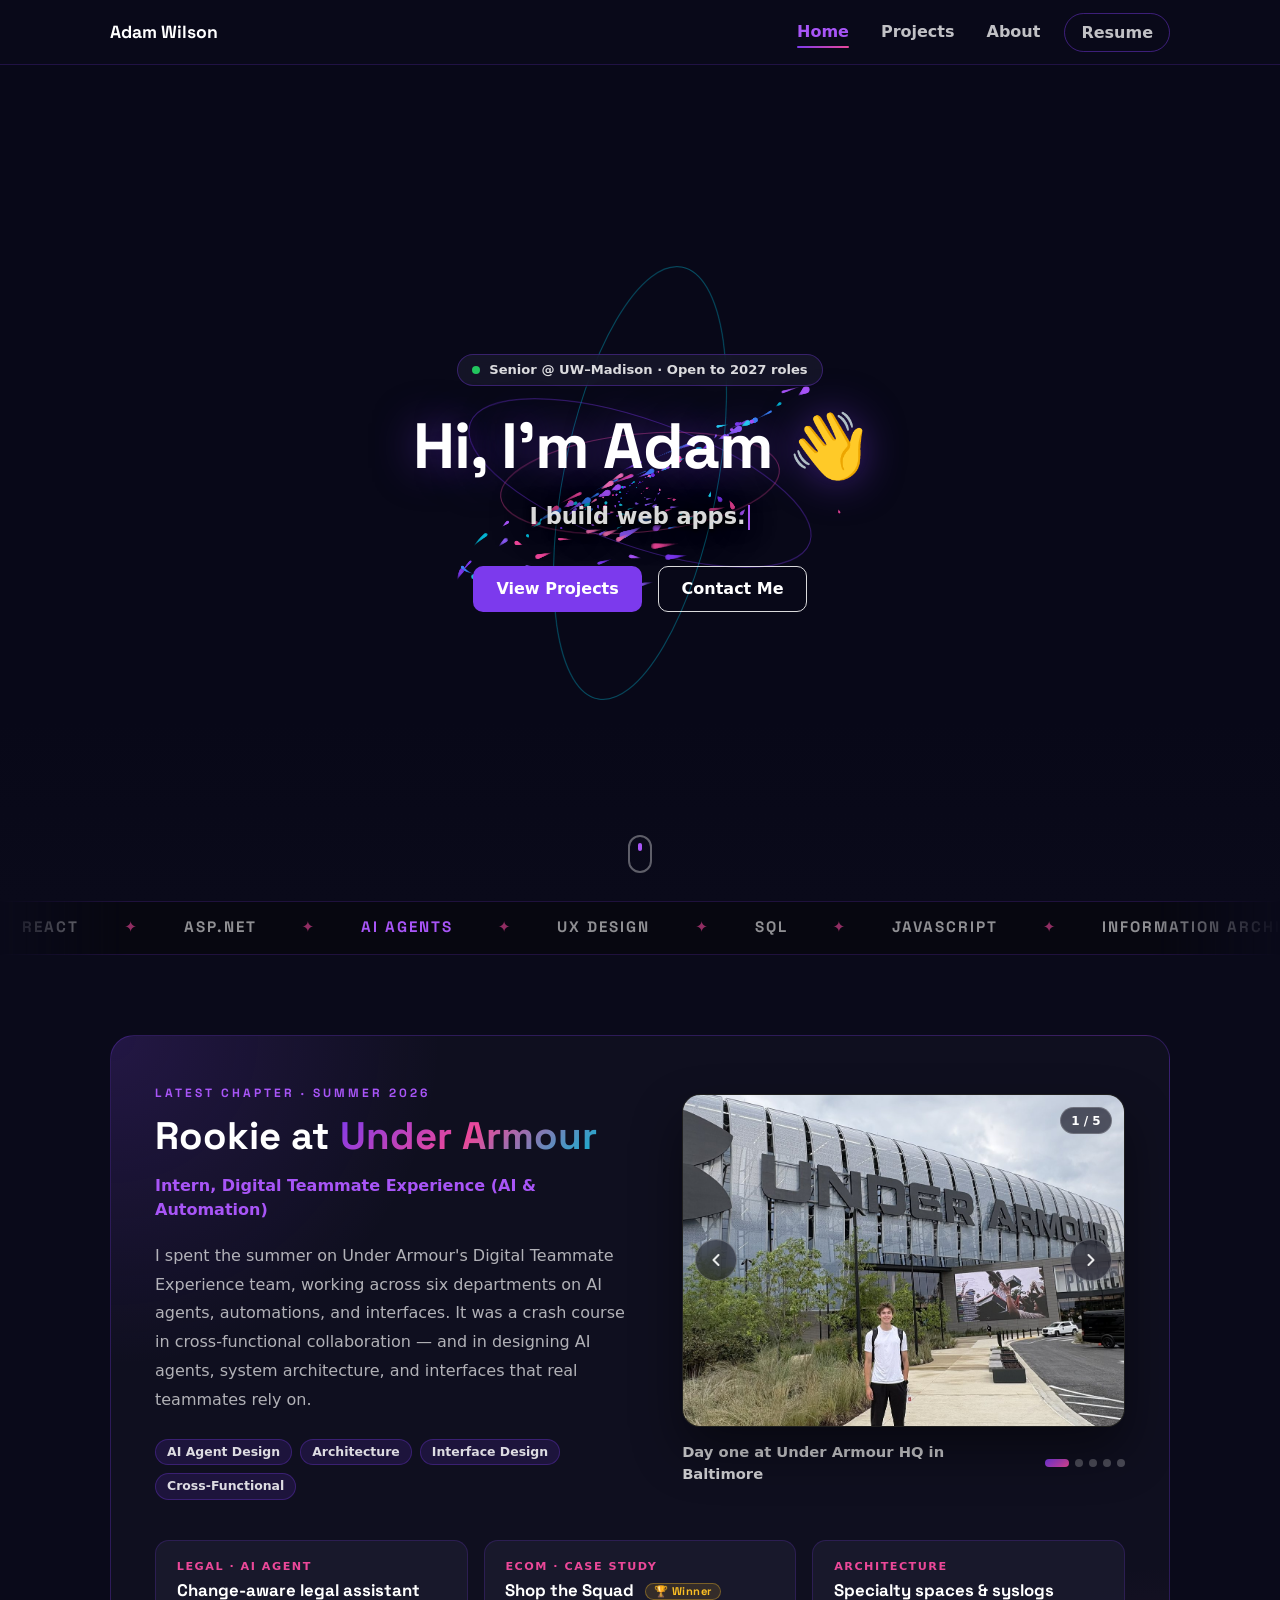
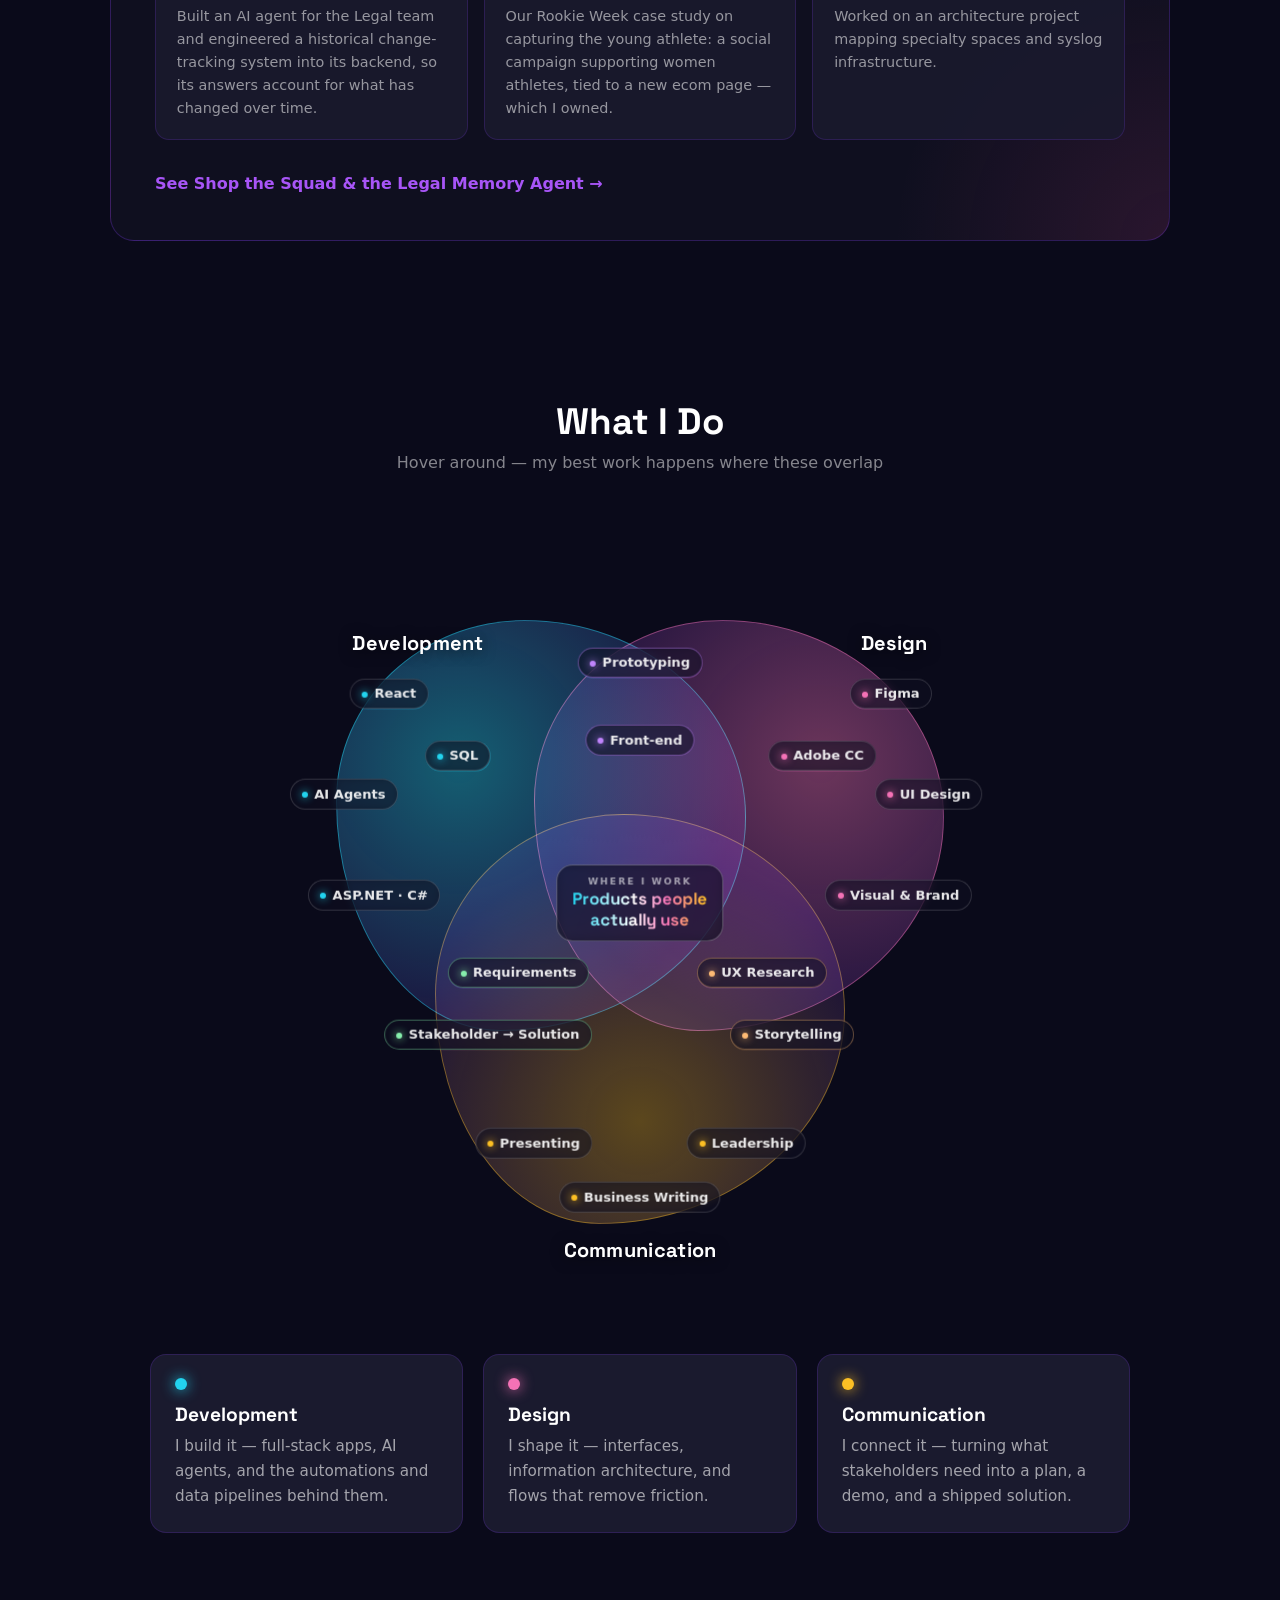
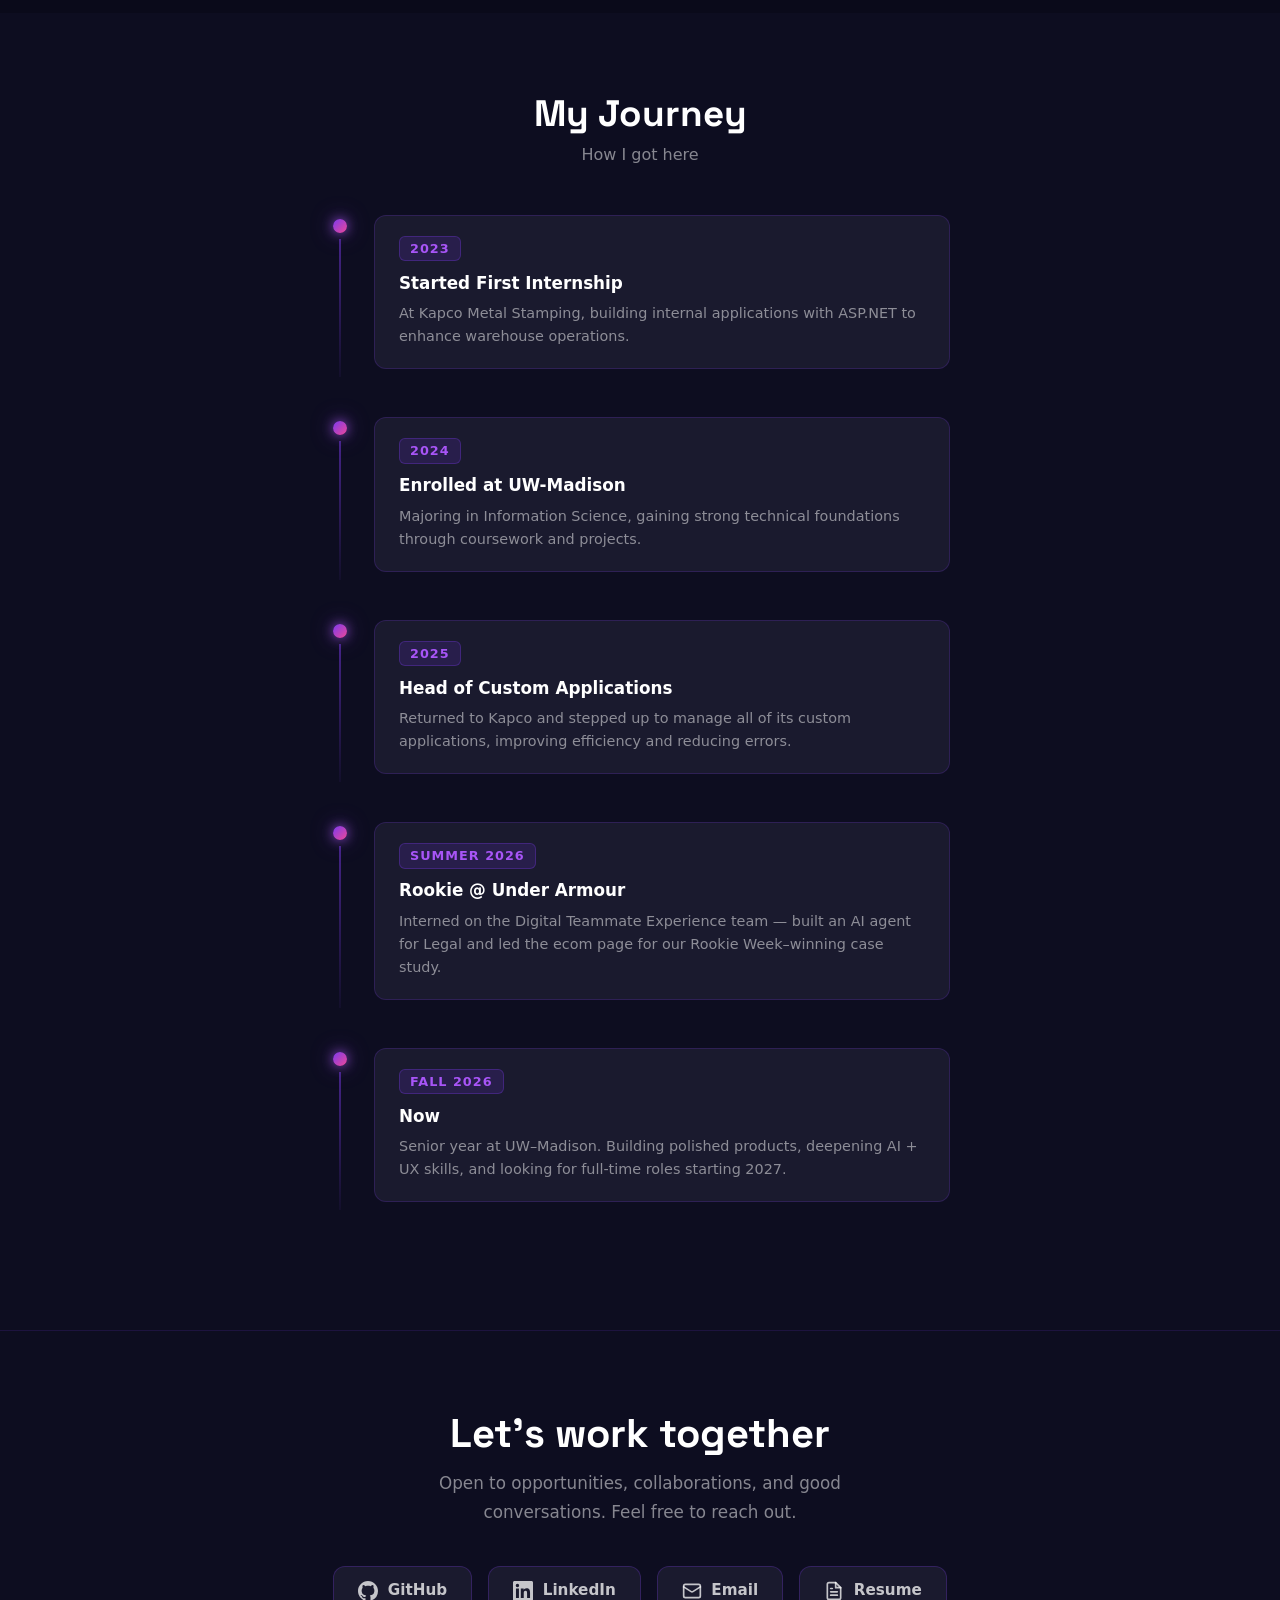
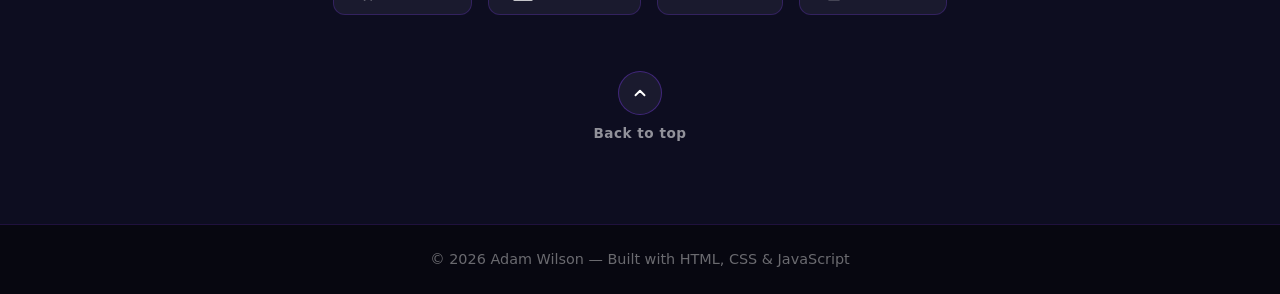
<file: index.html>
<!doctype html>
<html lang="en">
<head>
  <meta charset="UTF-8">
  <meta name="viewport" content="width=device-width, initial-scale=1.0">
  <title>Adam Wilson — Portfolio</title>
  <meta name="description" content="Adam Wilson — Information Science @ UW–Madison. Web apps, AI agents, and interface design.">
  <link rel="icon" type="image/svg+xml" href="assets/favicon.svg">
  <link rel="preconnect" href="https://fonts.googleapis.com">
  <link rel="preconnect" href="https://fonts.gstatic.com" crossorigin>
  <link href="https://fonts.googleapis.com/css2?family=Space+Grotesk:wght@500;600;700&display=swap" rel="stylesheet">
  <link rel="stylesheet" href="css/style.css">
</head><body id="top">
  <div class="scroll-progress" aria-hidden="true"></div>
  <header class="site-nav">
    <nav class="container" aria-label="Main navigation">
      <button class="brand" type="button" title="Try clicking me..." aria-label="Adam Wilson">Adam Wilson</button>
      <button class="nav-toggle" type="button" aria-controls="nav-links" aria-expanded="false" aria-label="Toggle navigation menu">
        <span></span><span></span><span></span>
      </button>
      <ul class="nav-links" id="nav-links">
        <li><a href="index.html" class="active" aria-current="page">Home</a></li>
        <li><a href="projects.html">Projects</a></li>
        <li><a href="about.html">About</a></li>
        <li><a href="resume.html" class="nav-cta">Resume</a></li>
      </ul>
    </nav>
  </header>

  <main>
    <!-- Hero -->
    <section class="hero-section">
      <canvas class="hero-canvas" aria-hidden="true"></canvas>
      <div class="hero-content">
        <div class="status-chip"><span class="status-dot"></span>Senior @ UW–Madison · Open to 2027 roles</div>
        <h1>Hi, I'm Adam <span class="wave">👋</span></h1>
        <p class="typewriter" aria-live="polite"><span class="typewriter-text"></span><span class="caret" aria-hidden="true"></span></p>
        <div class="hero-actions">
          <a class="btn btn-primary" href="projects.html">View Projects</a>
          <a class="btn btn-outline" href="about.html">Contact Me</a>
        </div>
      </div>
      <a class="scroll-cue" href="#latest" aria-label="Scroll to content"></a>
    </section>

    <div class="marquee" aria-hidden="true">
      <div class="marquee-track"><span>React</span><span>ASP.NET</span><span class="hl">AI Agents</span><span>UX Design</span><span>SQL</span><span>JavaScript</span><span>Information Architecture</span><span>Product Management</span><span class="hl">Interaction Design</span><span>Ship It</span><span>React</span><span>ASP.NET</span><span class="hl">AI Agents</span><span>UX Design</span><span>SQL</span><span>JavaScript</span><span>Information Architecture</span><span>Product Management</span><span class="hl">Interaction Design</span><span>Ship It</span></div>
    </div>

    <!-- Latest: Under Armour -->
    <section class="section" id="latest">
      <div class="container">
        <div class="feature" data-reveal>
          <div>
            <span class="eyebrow">Latest chapter · Summer 2026</span>
            <h2>Rookie at <span class="grad-text">Under Armour</span></h2>
            <p class="role">Intern, Digital Teammate Experience (AI &amp; Automation)</p>
            <p class="lead">
              I spent the summer on Under Armour's Digital Teammate Experience team, working
              across six departments on AI agents, automations, and interfaces. It was a crash course in cross-functional
              collaboration — and in designing AI agents, system architecture, and interfaces
              that real teammates rely on.
            </p>
            <div class="chip-row">
              <span class="chip">AI Agent Design</span>
              <span class="chip">Architecture</span>
              <span class="chip">Interface Design</span>
              <span class="chip">Cross-Functional</span>
            </div>
          </div>
          <div class="ua-carousel" data-carousel tabindex="0" aria-roledescription="carousel" aria-label="Photos from my Under Armour internship">
            <div class="uc-viewport">
              <div class="uc-track">
                <figure class="uc-slide fill" style="--pos: 62% 50%" aria-roledescription="slide" aria-label="1 of 5: Day one at Under Armour HQ in Baltimore" data-caption="Day one at Under Armour HQ in Baltimore">
                  <div class="uc-bg" style="background-image:url('assets/images/ua/ua-01-hq.jpg')" aria-hidden="true"></div>
                  <img src="assets/images/ua/ua-01-hq.jpg" alt="Adam standing in front of Under Armour headquarters" draggable="false">
                </figure>
                <figure class="uc-slide" aria-roledescription="slide" aria-label="2 of 5: Rookie superlatives with fellow interns" data-caption="Rookie superlatives with fellow interns">
                  <div class="uc-bg" style="background-image:url('assets/images/ua/ua-02-superlatives.jpg')" aria-hidden="true"></div>
                  <img src="assets/images/ua/ua-02-superlatives.jpg" alt="Adam and fellow Rookies holding Rookie Superlatives certificates" draggable="false" loading="lazy">
                </figure>
                <figure class="uc-slide" aria-roledescription="slide" aria-label="3 of 5: The 2026 Rookie class" data-caption="The 2026 Rookie class">
                  <div class="uc-bg" style="background-image:url('assets/images/ua/ua-03-rookie-class.jpg')" aria-hidden="true"></div>
                  <img src="assets/images/ua/ua-03-rookie-class.jpg" alt="The Rookie intern class gathered around a desk under an Under Armour banner" draggable="false" loading="lazy">
                </figure>
                <figure class="uc-slide" aria-roledescription="slide" aria-label="4 of 5: Fellow Rookies on campus" data-caption="Fellow Rookies on campus">
                  <div class="uc-bg" style="background-image:url('assets/images/ua/ua-04-rookies.jpg')" aria-hidden="true"></div>
                  <img src="assets/images/ua/ua-04-rookies.jpg" alt="Adam with fellow Rookies outside on the Under Armour campus" draggable="false" loading="lazy">
                </figure>
                <figure class="uc-slide" aria-roledescription="slide" aria-label="5 of 5: My final presentation: “automate”" data-caption="My final presentation: “automate”">
                  <div class="uc-bg" style="background-image:url('assets/images/ua/ua-05-final-presentation.jpg')" aria-hidden="true"></div>
                  <img src="assets/images/ua/ua-05-final-presentation.jpg" alt="Adam standing next to his final presentation titled automate" draggable="false" loading="lazy">
                </figure>
              </div>
              <button class="uc-btn uc-prev" type="button" aria-label="Previous photo"><svg width="20" height="20" viewBox="0 0 24 24" fill="none" stroke="currentColor" stroke-width="2.5" stroke-linecap="round" stroke-linejoin="round" aria-hidden="true"><polyline points="15 18 9 12 15 6"/></svg></button>
              <button class="uc-btn uc-next" type="button" aria-label="Next photo"><svg width="20" height="20" viewBox="0 0 24 24" fill="none" stroke="currentColor" stroke-width="2.5" stroke-linecap="round" stroke-linejoin="round" aria-hidden="true"><polyline points="9 18 15 12 9 6"/></svg></button>
              <span class="uc-count" aria-hidden="true">1 / 5</span>
            </div>
            <div class="uc-bottom">
              <p class="uc-caption" aria-live="polite">Day one at Under Armour HQ in Baltimore</p>
              <div class="uc-dots"><button type="button" class="uc-dot" aria-label="Show photo 1"></button><button type="button" class="uc-dot" aria-label="Show photo 2"></button><button type="button" class="uc-dot" aria-label="Show photo 3"></button><button type="button" class="uc-dot" aria-label="Show photo 4"></button><button type="button" class="uc-dot" aria-label="Show photo 5"></button></div>
            </div>
          </div>
          <div class="feature-cards">
            <div class="mini-card" data-reveal data-delay="0.1">
              <div class="k">Legal · AI Agent</div>
              <h4>Change-aware legal assistant</h4>
              <p>Built an AI agent for the Legal team and engineered a historical change-tracking system into its backend, so its answers account for what has changed over time.</p>
            </div>
            <div class="mini-card" data-reveal data-delay="0.2">
              <div class="k">Ecom · Case Study</div>
              <h4>Shop the Squad <span class="trophy">🏆 Winner</span></h4>
              <p>Our Rookie Week case study on capturing the young athlete: a social campaign supporting women athletes, tied to a new ecom page — which I owned.</p>
            </div>
            <div class="mini-card" data-reveal data-delay="0.3">
              <div class="k">Architecture</div>
              <h4>Specialty spaces &amp; syslogs</h4>
              <p>Worked on an architecture project mapping specialty spaces and syslog infrastructure.</p>
            </div>
          </div>
          <a class="feature-link" href="projects.html">See Shop the Squad &amp; the Legal Memory Agent <span aria-hidden="true">→</span></a>
        </div>
      </div>
    </section>

    <!-- What I Do -->
    <section class="section what-i-do">
      <div class="container">
        <div class="section-head">
          <h2>What I Do</h2>
          <p>Hover around — my best work happens where these overlap</p>
        </div>

        <div class="skills-venn" data-skills-venn>
          <div class="sv-field">
            <div class="blob blob-dev" data-set="dev"><span class="blob-label">Development</span></div>
            <div class="blob blob-design" data-set="design"><span class="blob-label">Design</span></div>
            <div class="blob blob-comm" data-set="comm"><span class="blob-label">Communication</span></div>
            <div class="sv-core" data-sets="dev design comm">
              <span class="sv-core-k">Where I work</span>
              <span class="sv-core-t">Products people<br>actually use</span>
            </div>
          <span class="sk-chip" data-sets="dev" style="--x:17%;--y:22%;--fd:0.00s;--rd:0.90s">React</span>
          <span class="sk-chip" data-sets="dev" style="--x:11%;--y:35%;--fd:0.37s;--rd:0.95s">AI Agents</span>
          <span class="sk-chip sk-opt" data-sets="dev" style="--x:15%;--y:48%;--fd:0.74s;--rd:1.00s">ASP.NET · C#</span>
          <span class="sk-chip sk-opt" data-sets="dev" style="--x:26%;--y:30%;--fd:1.11s;--rd:1.05s">SQL</span>
          <span class="sk-chip" data-sets="design" style="--x:83%;--y:22%;--fd:1.48s;--rd:1.10s">Figma</span>
          <span class="sk-chip" data-sets="design" style="--x:88%;--y:35%;--fd:1.85s;--rd:1.15s">UI Design</span>
          <span class="sk-chip sk-opt" data-sets="design" style="--x:84%;--y:48%;--fd:2.22s;--rd:1.20s">Visual & Brand</span>
          <span class="sk-chip sk-opt" data-sets="design" style="--x:74%;--y:30%;--fd:2.59s;--rd:1.25s">Adobe CC</span>
          <span class="sk-chip" data-sets="comm" style="--x:36%;--y:80%;--fd:0.36s;--rd:1.30s">Presenting</span>
          <span class="sk-chip" data-sets="comm" style="--x:64%;--y:80%;--fd:0.73s;--rd:1.35s">Leadership</span>
          <span class="sk-chip sk-opt" data-sets="comm" style="--x:50%;--y:87%;--fd:1.10s;--rd:1.40s">Business Writing</span>
          <span class="sk-chip" data-sets="dev design" style="--x:50%;--y:18%;--fd:1.47s;--rd:1.45s">Prototyping</span>
          <span class="sk-chip" data-sets="dev design" style="--x:50%;--y:28%;--fd:1.84s;--rd:1.50s">Front-end</span>
          <span class="sk-chip" data-sets="dev comm" style="--x:34%;--y:58%;--fd:2.21s;--rd:1.55s">Requirements</span>
          <span class="sk-chip sk-opt" data-sets="dev comm" style="--x:30%;--y:66%;--fd:2.58s;--rd:1.60s">Stakeholder → Solution</span>
          <span class="sk-chip" data-sets="design comm" style="--x:66%;--y:58%;--fd:0.35s;--rd:1.65s">UX Research</span>
          <span class="sk-chip sk-opt" data-sets="design comm" style="--x:70%;--y:66%;--fd:0.72s;--rd:1.70s">Storytelling</span>
          </div>
        </div>

        <div class="pillars">
          <div class="pillar" data-reveal data-set="dev">
            <span class="pillar-dot" style="--c:#22d3ee"></span>
            <h3>Development</h3>
            <p>I build it — full-stack apps, AI agents, and the automations and data pipelines behind them.</p>
          </div>
          <div class="pillar" data-reveal data-delay="0.12" data-set="design">
            <span class="pillar-dot" style="--c:#f472b6"></span>
            <h3>Design</h3>
            <p>I shape it — interfaces, information architecture, and flows that remove friction.</p>
          </div>
          <div class="pillar" data-reveal data-delay="0.24" data-set="comm">
            <span class="pillar-dot" style="--c:#fbbf24"></span>
            <h3>Communication</h3>
            <p>I connect it — turning what stakeholders need into a plan, a demo, and a shipped solution.</p>
          </div>
        </div>
      </div>
    </section>

    <!-- Timeline -->
    <section class="section section-alt">
      <div class="container">
        <div class="section-head">
          <h2>My Journey</h2>
          <p>How I got here</p>
        </div>
        <div class="timeline">
        <div class="timeline-item" data-reveal="left" data-delay="0.00">
          <div class="timeline-rail"><div class="timeline-dot"></div><div class="timeline-line"></div></div>
          <div class="timeline-card">
            <div class="year-badge">2023</div>
            <div class="t">Started First Internship</div>
            <div class="d">At Kapco Metal Stamping, building internal applications with ASP.NET to enhance warehouse operations.</div>
          </div>
        </div>
        <div class="timeline-item" data-reveal="left" data-delay="0.15">
          <div class="timeline-rail"><div class="timeline-dot"></div><div class="timeline-line"></div></div>
          <div class="timeline-card">
            <div class="year-badge">2024</div>
            <div class="t">Enrolled at UW-Madison</div>
            <div class="d">Majoring in Information Science, gaining strong technical foundations through coursework and projects.</div>
          </div>
        </div>
        <div class="timeline-item" data-reveal="left" data-delay="0.30">
          <div class="timeline-rail"><div class="timeline-dot"></div><div class="timeline-line"></div></div>
          <div class="timeline-card">
            <div class="year-badge">2025</div>
            <div class="t">Head of Custom Applications</div>
            <div class="d">Returned to Kapco and stepped up to manage all of its custom applications, improving efficiency and reducing errors.</div>
          </div>
        </div>
        <div class="timeline-item" data-reveal="left" data-delay="0.45">
          <div class="timeline-rail"><div class="timeline-dot"></div><div class="timeline-line"></div></div>
          <div class="timeline-card">
            <div class="year-badge">SUMMER 2026</div>
            <div class="t">Rookie @ Under Armour</div>
            <div class="d">Interned on the Digital Teammate Experience team — built an AI agent for Legal and led the ecom page for our Rookie Week–winning case study.</div>
          </div>
        </div>
        <div class="timeline-item current" data-reveal="left" data-delay="0.60">
          <div class="timeline-rail"><div class="timeline-dot"></div><div class="timeline-line"></div></div>
          <div class="timeline-card">
            <div class="year-badge">FALL 2026</div>
            <div class="t">Now</div>
            <div class="d">Senior year at UW–Madison. Building polished products, deepening AI + UX skills, and looking for full-time roles starting 2027.</div>
          </div>
        </div>
        </div>
      </div>
    </section>

    <!-- Contact strip -->
    <section class="contact-strip">
      <h2>Let's work together</h2>
      <p>Open to opportunities, collaborations, and good conversations. Feel free to reach out.</p>
      <div class="link-row">
        <a class="link-btn" href="https://github.com/adamwilson24" target="_blank" rel="noopener noreferrer"><svg width="20" height="20" viewBox="0 0 24 24" fill="currentColor" aria-hidden="true"><path d="M12 0C5.37 0 0 5.37 0 12c0 5.31 3.435 9.795 8.205 11.385.6.105.825-.255.825-.57 0-.285-.015-1.23-.015-2.235-3.015.555-3.795-.735-4.035-1.41-.135-.345-.72-1.41-1.23-1.695-.42-.225-1.02-.78-.015-.795.945-.015 1.62.87 1.845 1.23 1.08 1.815 2.805 1.305 3.495.99.105-.78.42-1.305.765-1.605-2.67-.3-5.46-1.335-5.46-5.925 0-1.305.465-2.385 1.23-3.225-.12-.3-.54-1.53.12-3.18 0 0 1.005-.315 3.3 1.23.96-.267 1.98-.4 3-.405 1.02.005 2.04.138 3 .405 2.28-1.56 3.285-1.23 3.285-1.23.66 1.65.24 2.88.12 3.18.765.84 1.23 1.905 1.23 3.225 0 4.605-2.805 5.625-5.475 5.925.435.375.81 1.095.81 2.22 0 1.605-.015 2.895-.015 3.3 0 .315.225.69.825.57A12.02 12.02 0 0 0 24 12c0-6.63-5.37-12-12-12z"/></svg>GitHub</a>
        <a class="link-btn" href="https://linkedin.com/in/adam-wilson24" target="_blank" rel="noopener noreferrer"><svg width="20" height="20" viewBox="0 0 24 24" fill="currentColor" aria-hidden="true"><path d="M20.447 20.452h-3.554v-5.569c0-1.328-.027-3.037-1.852-3.037-1.853 0-2.136 1.445-2.136 2.939v5.667H9.351V9h3.414v1.561h.046c.477-.9 1.637-1.85 3.37-1.85 3.601 0 4.267 2.37 4.267 5.455v6.286zM5.337 7.433a2.062 2.062 0 0 1-2.063-2.065 2.064 2.064 0 1 1 2.063 2.065zm1.782 13.019H3.555V9h3.564v11.452zM22.225 0H1.771C.792 0 0 .774 0 1.729v20.542C0 23.227.792 24 1.771 24h20.451C23.2 24 24 23.227 24 22.271V1.729C24 .774 23.2 0 22.222 0h.003z"/></svg>LinkedIn</a>
        <a class="link-btn" href="mailto:adamwilson2015@icloud.com"><svg width="20" height="20" viewBox="0 0 24 24" fill="none" stroke="currentColor" stroke-width="2" stroke-linecap="round" stroke-linejoin="round" aria-hidden="true"><rect x="2" y="4" width="20" height="16" rx="2"/><path d="m22 7-8.97 5.7a1.94 1.94 0 0 1-2.06 0L2 7"/></svg>Email</a>
        <a class="link-btn" href="resume.html"><svg width="20" height="20" viewBox="0 0 24 24" fill="none" stroke="currentColor" stroke-width="2" stroke-linecap="round" stroke-linejoin="round" aria-hidden="true"><path d="M14 2H6a2 2 0 0 0-2 2v16a2 2 0 0 0 2 2h12a2 2 0 0 0 2-2V8z"/><polyline points="14 2 14 8 20 8"/><line x1="16" y1="13" x2="8" y2="13"/><line x1="16" y1="17" x2="8" y2="17"/><line x1="10" y1="9" x2="8" y2="9"/></svg>Resume</a>
      </div>
      <a class="back-to-top" href="#top" data-back-to-top>
        <span class="btt-icon" aria-hidden="true"><svg width="18" height="18" viewBox="0 0 24 24" fill="none" stroke="currentColor" stroke-width="2.5" stroke-linecap="round" stroke-linejoin="round"><polyline points="18 15 12 9 6 15"/></svg></span>
        Back to top
      </a>
    </section>
  </main>

  <footer class="site-footer">
    © <span data-year>2026</span> Adam Wilson — Built with HTML, CSS &amp; JavaScript
  </footer>
  <script src="js/hero.js"></script>
  <script src="js/main.js"></script>
</body>
</html>
</file>
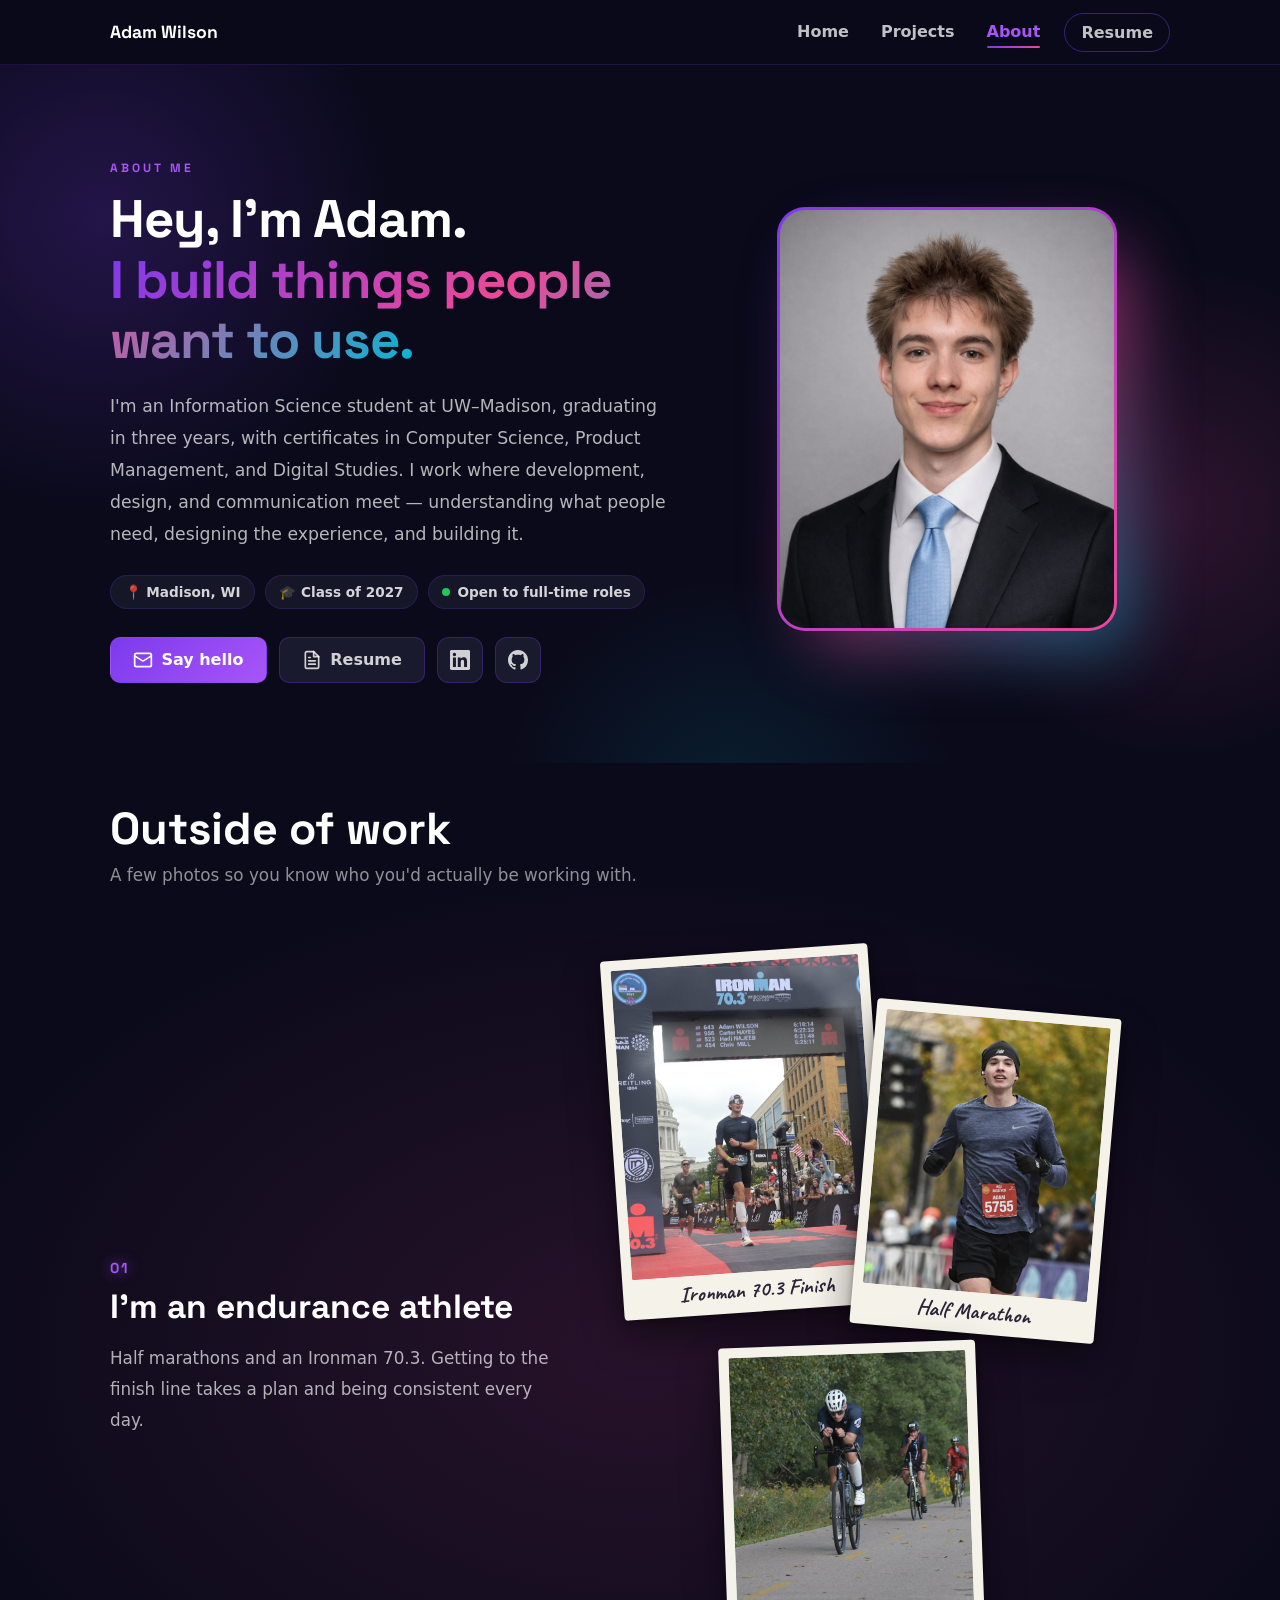
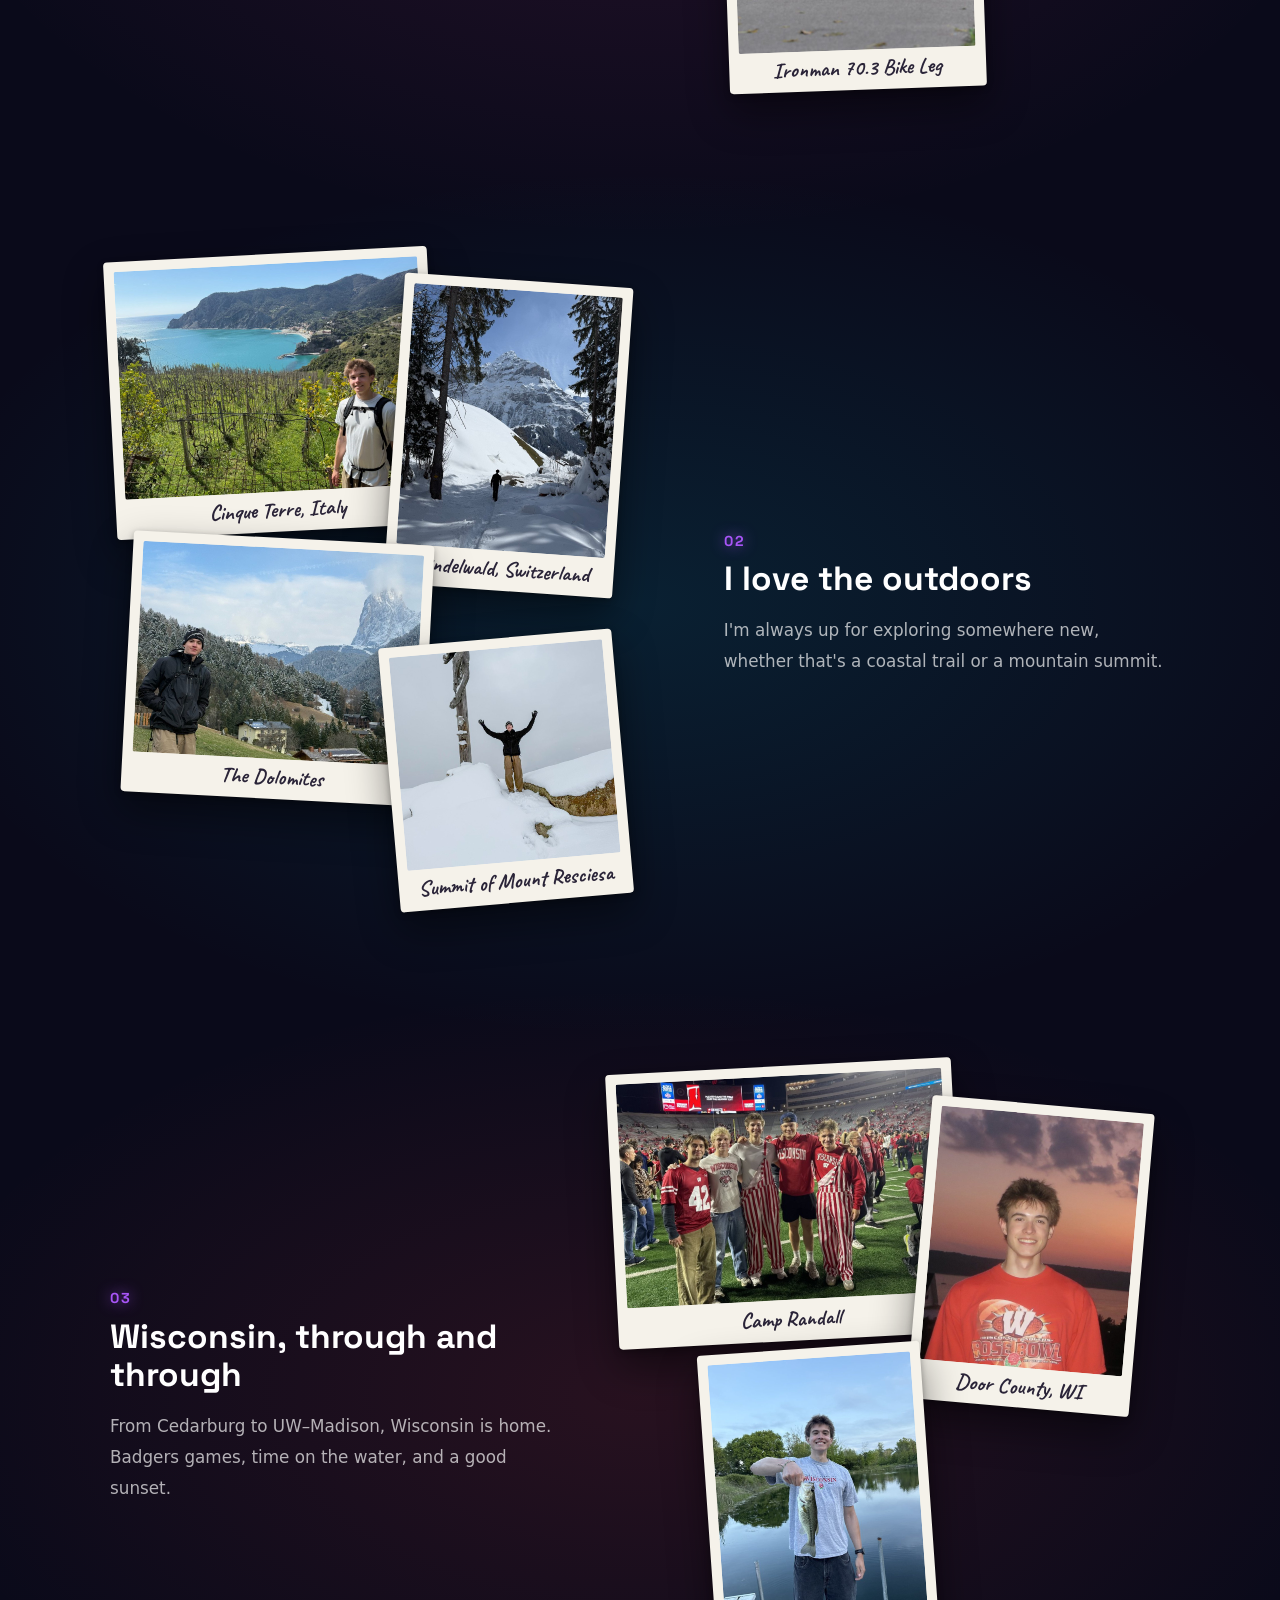
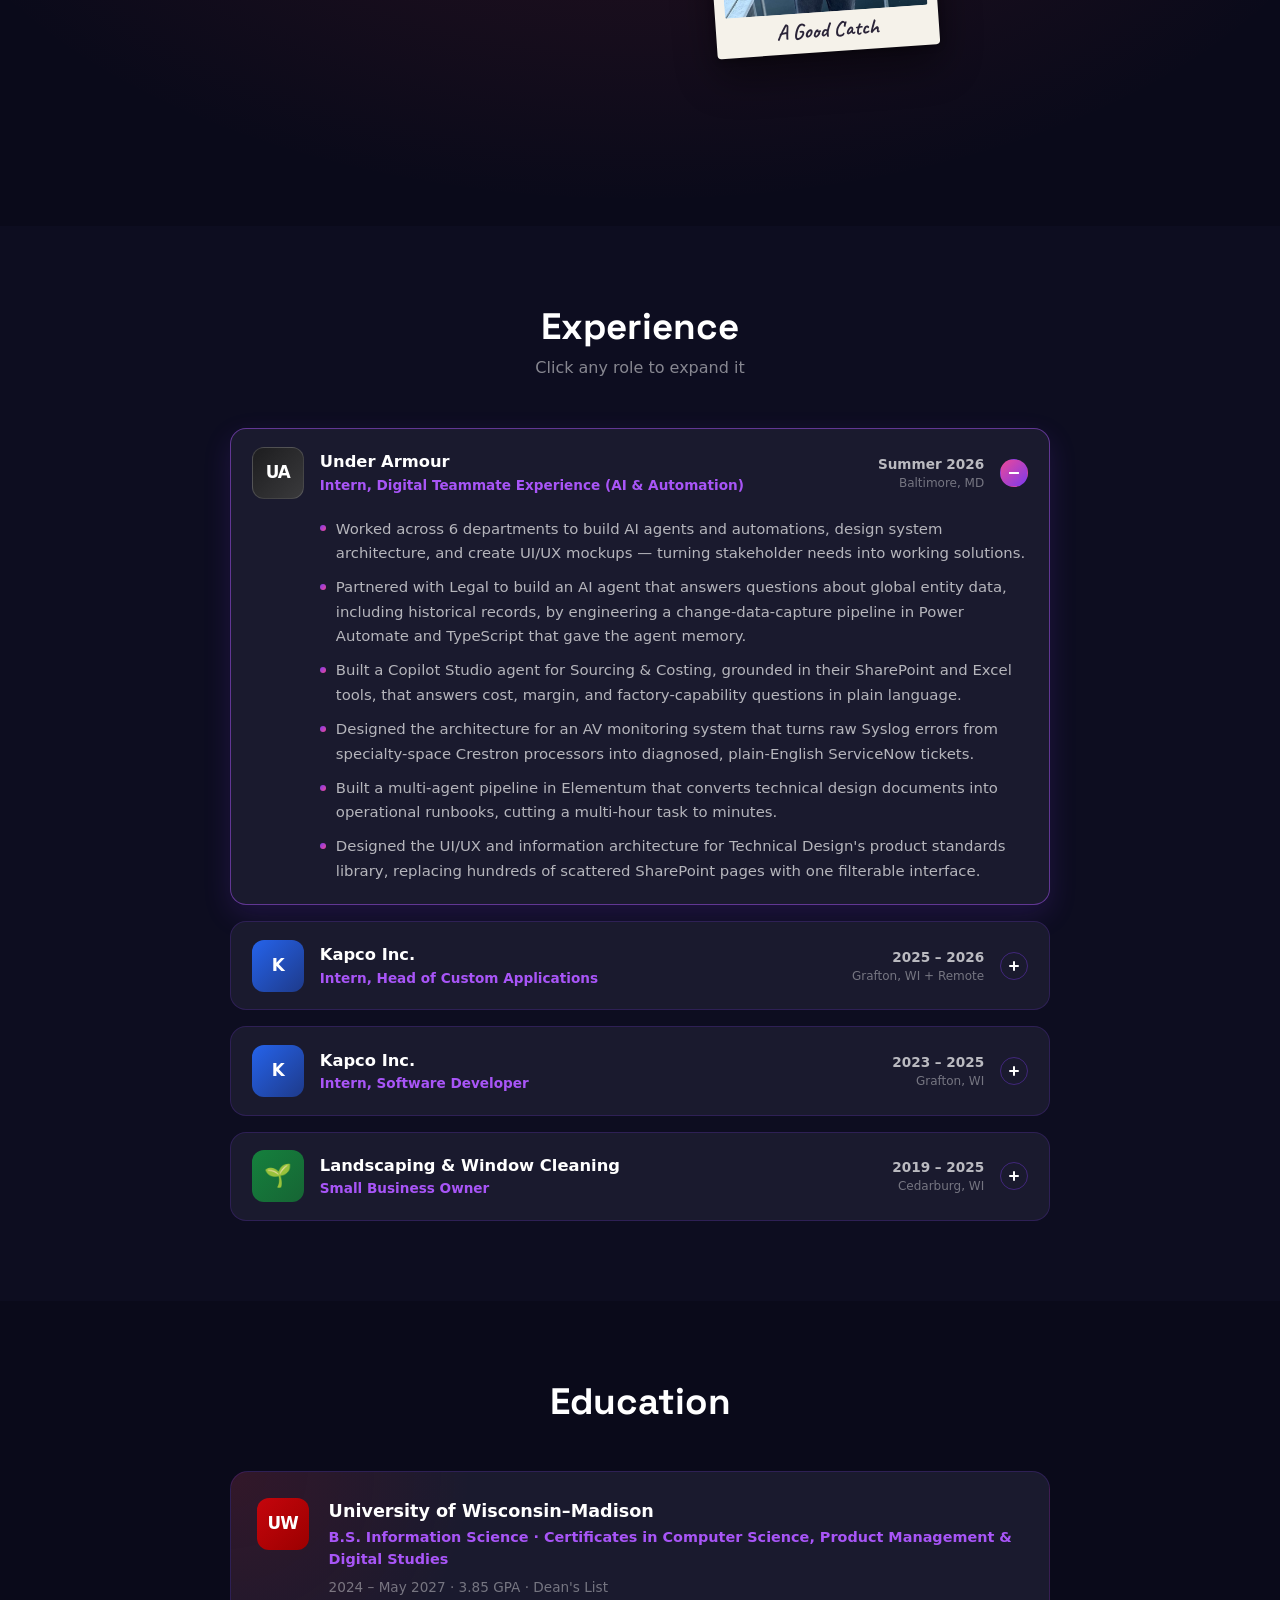
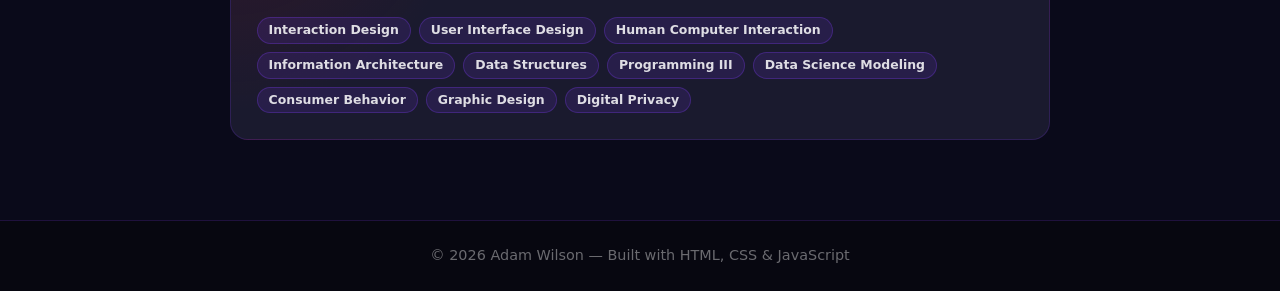
<file: about.html>
<!doctype html>
<html lang="en">
<head>
  <meta charset="UTF-8">
  <meta name="viewport" content="width=device-width, initial-scale=1.0">
  <title>About — Adam Wilson</title>
  <meta name="description" content="About Adam Wilson — Information Science student at UW–Madison.">
  <link rel="icon" type="image/svg+xml" href="assets/favicon.svg">
  <link rel="preconnect" href="https://fonts.googleapis.com">
  <link rel="preconnect" href="https://fonts.gstatic.com" crossorigin>
  <link href="https://fonts.googleapis.com/css2?family=Caveat:wght@500;700&family=Space+Grotesk:wght@500;600;700&display=swap" rel="stylesheet">
  <link rel="stylesheet" href="css/style.css">
</head><body>
  <div class="scroll-progress" aria-hidden="true"></div>
  <header class="site-nav">
    <nav class="container" aria-label="Main navigation">
      <button class="brand" type="button" title="Try clicking me..." aria-label="Adam Wilson">Adam Wilson</button>
      <button class="nav-toggle" type="button" aria-controls="nav-links" aria-expanded="false" aria-label="Toggle navigation menu">
        <span></span><span></span><span></span>
      </button>
      <ul class="nav-links" id="nav-links">
        <li><a href="index.html">Home</a></li>
        <li><a href="projects.html">Projects</a></li>
        <li><a href="about.html" class="active" aria-current="page">About</a></li>
        <li><a href="resume.html" class="nav-cta">Resume</a></li>
      </ul>
    </nav>
  </header>

  <main class="about-page">
    <!-- Intro -->
    <section class="about-hero">
      <div class="about-hero-bg" aria-hidden="true"></div>
      <div class="container about-hero-grid">
        <div class="about-intro">
          <span class="eyebrow" data-reveal>About me</span>
          <h1 data-reveal data-delay="0.05">Hey, I'm Adam.<br><span class="grad-text">I build things people want to use.</span></h1>
          <p class="about-lead" data-reveal data-delay="0.12">
            I'm an Information Science student at UW–Madison, graduating in three years, with certificates in
            Computer Science, Product Management, and Digital Studies. I work where development, design, and
            communication meet — understanding what people need, designing the experience, and building it.
          </p>
          <div class="fact-row" data-reveal data-delay="0.18">
            <span class="fact">📍 Madison, WI</span>
            <span class="fact">🎓 Class of 2027</span>
            <span class="fact"><span class="status-dot"></span> Open to full-time roles</span>
          </div>
          <div class="about-cta" data-reveal data-delay="0.24">
            <a class="btn btn-grad" href="mailto:adamwilson2015@icloud.com"><svg width="20" height="20" viewBox="0 0 24 24" fill="none" stroke="currentColor" stroke-width="2" stroke-linecap="round" stroke-linejoin="round" aria-hidden="true"><rect x="2" y="4" width="20" height="16" rx="2"/><path d="m22 7-8.97 5.7a1.94 1.94 0 0 1-2.06 0L2 7"/></svg>Say hello</a>
            <a class="btn btn-ghost" href="resume.html"><svg width="20" height="20" viewBox="0 0 24 24" fill="none" stroke="currentColor" stroke-width="2" stroke-linecap="round" stroke-linejoin="round" aria-hidden="true"><path d="M14 2H6a2 2 0 0 0-2 2v16a2 2 0 0 0 2 2h12a2 2 0 0 0 2-2V8z"/><polyline points="14 2 14 8 20 8"/><line x1="16" y1="13" x2="8" y2="13"/><line x1="16" y1="17" x2="8" y2="17"/><line x1="10" y1="9" x2="8" y2="9"/></svg>Resume</a>
            <a class="icon-btn" href="https://linkedin.com/in/adam-wilson24" target="_blank" rel="noopener noreferrer" aria-label="LinkedIn — opens in new tab"><svg width="20" height="20" viewBox="0 0 24 24" fill="currentColor" aria-hidden="true"><path d="M20.447 20.452h-3.554v-5.569c0-1.328-.027-3.037-1.852-3.037-1.853 0-2.136 1.445-2.136 2.939v5.667H9.351V9h3.414v1.561h.046c.477-.9 1.637-1.85 3.37-1.85 3.601 0 4.267 2.37 4.267 5.455v6.286zM5.337 7.433a2.062 2.062 0 0 1-2.063-2.065 2.064 2.064 0 1 1 2.063 2.065zm1.782 13.019H3.555V9h3.564v11.452zM22.225 0H1.771C.792 0 0 .774 0 1.729v20.542C0 23.227.792 24 1.771 24h20.451C23.2 24 24 23.227 24 22.271V1.729C24 .774 23.2 0 22.222 0h.003z"/></svg></a>
            <a class="icon-btn" href="https://github.com/adamwilson24" target="_blank" rel="noopener noreferrer" aria-label="GitHub — opens in new tab"><svg width="20" height="20" viewBox="0 0 24 24" fill="currentColor" aria-hidden="true"><path d="M12 0C5.37 0 0 5.37 0 12c0 5.31 3.435 9.795 8.205 11.385.6.105.825-.255.825-.57 0-.285-.015-1.23-.015-2.235-3.015.555-3.795-.735-4.035-1.41-.135-.345-.72-1.41-1.23-1.695-.42-.225-1.02-.78-.015-.795.945-.015 1.62.87 1.845 1.23 1.08 1.815 2.805 1.305 3.495.99.105-.78.42-1.305.765-1.605-2.67-.3-5.46-1.335-5.46-5.925 0-1.305.465-2.385 1.23-3.225-.12-.3-.54-1.53.12-3.18 0 0 1.005-.315 3.3 1.23.96-.267 1.98-.4 3-.405 1.02.005 2.04.138 3 .405 2.28-1.56 3.285-1.23 3.285-1.23.66 1.65.24 2.88.12 3.18.765.84 1.23 1.905 1.23 3.225 0 4.605-2.805 5.625-5.475 5.925.435.375.81 1.095.81 2.22 0 1.605-.015 2.895-.015 3.3 0 .315.225.69.825.57A12.02 12.02 0 0 0 24 12c0-6.63-5.37-12-12-12z"/></svg></a>
          </div>
        </div>

        <div class="portrait-wrap" data-reveal data-delay="0.1">
          <div class="portrait" data-tilt>
            <div class="portrait-glow" aria-hidden="true"></div>
            <div class="portrait-frame">
              <img src="assets/images/headshot-portrait.jpg" alt="Adam Wilson, Information Science student at UW–Madison">
              <div class="portrait-shine" aria-hidden="true"></div>
            </div>
          </div>
        </div>
      </div>
    </section>

    <!-- Life outside work -->
    <section class="life" data-life>
      <div class="container">
        <div class="life-head" data-reveal>
          <h2>Outside of work</h2>
          <p>A few photos so you know who you'd actually be working with.</p>
        </div>

        <div class="chapter" data-tone="race">
          <div class="chapter-text">
            <span class="chapter-num">01</span>
            <h3>I'm an endurance athlete</h3>
            <p>Half marathons and an Ironman 70.3. Getting to the finish line takes a plan and being consistent every day.</p>
          </div>
          <div class="pile pile-race">
            <figure class="print p1" tabindex="0" role="button" aria-label="Enlarge photo: Ironman 70.3 Finish">
              <img src="assets/images/life/ironman-finish.jpg" alt="Adam crossing the Ironman 70.3 Wisconsin finish line in Madison" loading="lazy">
              <figcaption>Ironman 70.3 Finish</figcaption>
            </figure>
            <figure class="print p2" tabindex="0" role="button" aria-label="Enlarge photo: Half Marathon">
              <img src="assets/images/life/half-marathon.jpg" alt="Adam running a half marathon" loading="lazy">
              <figcaption>Half Marathon</figcaption>
            </figure>
            <figure class="print p3" tabindex="0" role="button" aria-label="Enlarge photo: Ironman 70.3 Bike Leg">
              <img src="assets/images/life/ironman-bike.jpg" alt="Adam riding the bike leg of Ironman 70.3 Wisconsin" loading="lazy">
              <figcaption>Ironman 70.3 Bike Leg</figcaption>
            </figure>
          </div>
        </div>

        <div class="chapter flip" data-tone="trail">
          <div class="chapter-text">
            <span class="chapter-num">02</span>
            <h3>I love the outdoors</h3>
            <p>I'm always up for exploring somewhere new, whether that's a coastal trail or a mountain summit.</p>
          </div>
          <div class="pile pile-travel">
            <figure class="print p1" tabindex="0" role="button" aria-label="Enlarge photo: Cinque Terre, Italy">
              <img src="assets/images/life/cinque-terre.jpg" alt="Adam on a hiking trail above the sea in Cinque Terre, Italy" loading="lazy">
              <figcaption>Cinque Terre, Italy</figcaption>
            </figure>
            <figure class="print p2" tabindex="0" role="button" aria-label="Enlarge photo: Grindelwald, Switzerland">
              <img src="assets/images/life/grindelwald.jpg" alt="Adam walking a snowy trail toward a mountain in Grindelwald, Switzerland" loading="lazy">
              <figcaption>Grindelwald, Switzerland</figcaption>
            </figure>
            <figure class="print p3" tabindex="0" role="button" aria-label="Enlarge photo: The Dolomites">
              <img src="assets/images/life/dolomites-village.jpg" alt="Adam above a mountain village in the Dolomites" loading="lazy">
              <figcaption>The Dolomites</figcaption>
            </figure>
            <figure class="print p4" tabindex="0" role="button" aria-label="Enlarge photo: Summit of Mount Resciesa">
              <img src="assets/images/life/resciesa-summit.jpg" alt="Adam with arms raised at the snowy summit of Mount Resciesa" loading="lazy">
              <figcaption>Summit of Mount Resciesa</figcaption>
            </figure>
          </div>
        </div>

        <div class="chapter" data-tone="home">
          <div class="chapter-text">
            <span class="chapter-num">03</span>
            <h3>Wisconsin, through and through</h3>
            <p>From Cedarburg to UW–Madison, Wisconsin is home. Badgers games, time on the water, and a good sunset.</p>
          </div>
          <div class="pile pile-home">
            <figure class="print p1" tabindex="0" role="button" aria-label="Enlarge photo: Camp Randall">
              <img src="assets/images/life/camp-randall.jpg" alt="Adam and friends on the field at Camp Randall Stadium after a Badgers game" loading="lazy">
              <figcaption>Camp Randall</figcaption>
            </figure>
            <figure class="print p2" tabindex="0" role="button" aria-label="Enlarge photo: Door County, WI">
              <img src="assets/images/life/sunset.jpg" alt="Adam in a Wisconsin Badgers shirt at sunset in Door County, Wisconsin" loading="lazy">
              <figcaption>Door County, WI</figcaption>
            </figure>
            <figure class="print p3" tabindex="0" role="button" aria-label="Enlarge photo: A Good Catch">
              <img src="assets/images/life/fishing.jpg" alt="Adam holding a largemouth bass on a dock" loading="lazy">
              <figcaption>A Good Catch</figcaption>
            </figure>
          </div>
        </div>
      </div>
    </section>

    <!-- Lightbox -->
    <div class="lightbox" id="lightbox" role="dialog" aria-modal="true" aria-label="Photo" hidden>
      <button class="lightbox-close" type="button" aria-label="Close photo">×</button>
      <figure><img alt=""><figcaption></figcaption></figure>
    </div>

    <!-- Experience -->
    <section class="section section-alt">
      <div class="container narrow">
        <div class="section-head">
          <h2>Experience</h2>
          <p>Click any role to expand it</p>
        </div>
        <div class="xp-list">
          <details class="xp" data-reveal open>
            <summary>
              <span class="logo-tile logo-ua" aria-hidden="true">UA</span>
              <span class="xp-head">
                <span class="xp-org">Under Armour</span>
                <span class="xp-role">Intern, Digital Teammate Experience (AI &amp; Automation)</span>
              </span>
              <span class="xp-when">Summer 2026<small>Baltimore, MD</small></span>
              <span class="xp-toggle" aria-hidden="true"></span>
            </summary>
            <ul class="xp-body"><li>Worked across 6 departments to build AI agents and automations, design system architecture, and create UI/UX mockups — turning stakeholder needs into working solutions.</li><li>Partnered with Legal to build an AI agent that answers questions about global entity data, including historical records, by engineering a change-data-capture pipeline in Power Automate and TypeScript that gave the agent memory.</li><li>Built a Copilot Studio agent for Sourcing &amp; Costing, grounded in their SharePoint and Excel tools, that answers cost, margin, and factory-capability questions in plain language.</li><li>Designed the architecture for an AV monitoring system that turns raw Syslog errors from specialty-space Crestron processors into diagnosed, plain-English ServiceNow tickets.</li><li>Built a multi-agent pipeline in Elementum that converts technical design documents into operational runbooks, cutting a multi-hour task to minutes.</li><li>Designed the UI/UX and information architecture for Technical Design's product standards library, replacing hundreds of scattered SharePoint pages with one filterable interface.</li></ul>
          </details>
          <details class="xp" data-reveal>
            <summary>
              <span class="logo-tile logo-kp" aria-hidden="true">K</span>
              <span class="xp-head">
                <span class="xp-org">Kapco Inc.</span>
                <span class="xp-role">Intern, Head of Custom Applications</span>
              </span>
              <span class="xp-when">2025 – 2026<small>Grafton, WI + Remote</small></span>
              <span class="xp-toggle" aria-hidden="true"></span>
            </summary>
            <ul class="xp-body"><li>Appointed Head of Custom Applications, leading design, implementation, and optimization of critical apps for 500+ employees across the production floor and office.</li><li>Led the conversion of legacy Visual Basic applications into ASP.NET web apps built for both desktops and workstation tablets.</li><li>Led API integration development for a company-wide ERP migration from Infor Visual to Plex.</li><li>Ran frequent meetings with leaders and employees to gather business needs and translate them into new or existing applications.</li></ul>
          </details>
          <details class="xp" data-reveal>
            <summary>
              <span class="logo-tile logo-kp" aria-hidden="true">K</span>
              <span class="xp-head">
                <span class="xp-org">Kapco Inc.</span>
                <span class="xp-role">Intern, Software Developer</span>
              </span>
              <span class="xp-when">2023 – 2025<small>Grafton, WI</small></span>
              <span class="xp-toggle" aria-hidden="true"></span>
            </summary>
            <ul class="xp-body"><li>Developed and deployed 10+ ASP.NET and SQL-backed applications integrated with the company's ERP system.</li><li>Built apps for steel purchasing, part tracking, barcode label printing, forklift inspection, and work instructions, reducing manual errors.</li><li>Maintained SQL databases, queries, and reporting systems for real-time metrics and inventory analysis.</li></ul>
          </details>
          <details class="xp" data-reveal>
            <summary>
              <span class="logo-tile logo-biz" aria-hidden="true">🌱</span>
              <span class="xp-head">
                <span class="xp-org">Landscaping &amp; Window Cleaning</span>
                <span class="xp-role">Small Business Owner</span>
              </span>
              <span class="xp-when">2019 – 2025<small>Cedarburg, WI</small></span>
              <span class="xp-toggle" aria-hidden="true"></span>
            </summary>
            <ul class="xp-body"><li>Ran scheduling and operations for multiple clients, dividing work out on a weekly basis.</li><li>Built long-lasting client relationships through years of high-quality service.</li><li>Grew clientele 25% annually through door-to-door outreach, 300 business cards, and promotional incentives.</li></ul>
          </details>
        </div>
      </div>
    </section>

    <!-- Education -->
    <section class="section">
      <div class="container narrow">
        <div class="section-head">
          <h2>Education</h2>
        </div>
        <div class="edu-big" data-reveal>
          <div class="edu-top">
            <span class="logo-tile logo-uw" aria-hidden="true">UW</span>
            <div>
              <p class="n">University of Wisconsin–Madison</p>
              <p class="r">B.S. Information Science · Certificates in Computer Science, Product Management &amp; Digital Studies</p>
              <p class="y">2024 – May 2027 · 3.85 GPA · Dean's List</p>
            </div>
          </div>
          <div class="chip-row">
            <span class="chip">Interaction Design</span><span class="chip">User Interface Design</span><span class="chip">Human Computer Interaction</span>
            <span class="chip">Information Architecture</span><span class="chip">Data Structures</span><span class="chip">Programming III</span>
            <span class="chip">Data Science Modeling</span><span class="chip">Consumer Behavior</span><span class="chip">Graphic Design</span><span class="chip">Digital Privacy</span>
          </div>
        </div>
      </div>
    </section>
  </main>

  <footer class="site-footer">
    © <span data-year>2026</span> Adam Wilson — Built with HTML, CSS &amp; JavaScript
  </footer>
  <script src="js/main.js"></script>
</body>
</html>
</file>
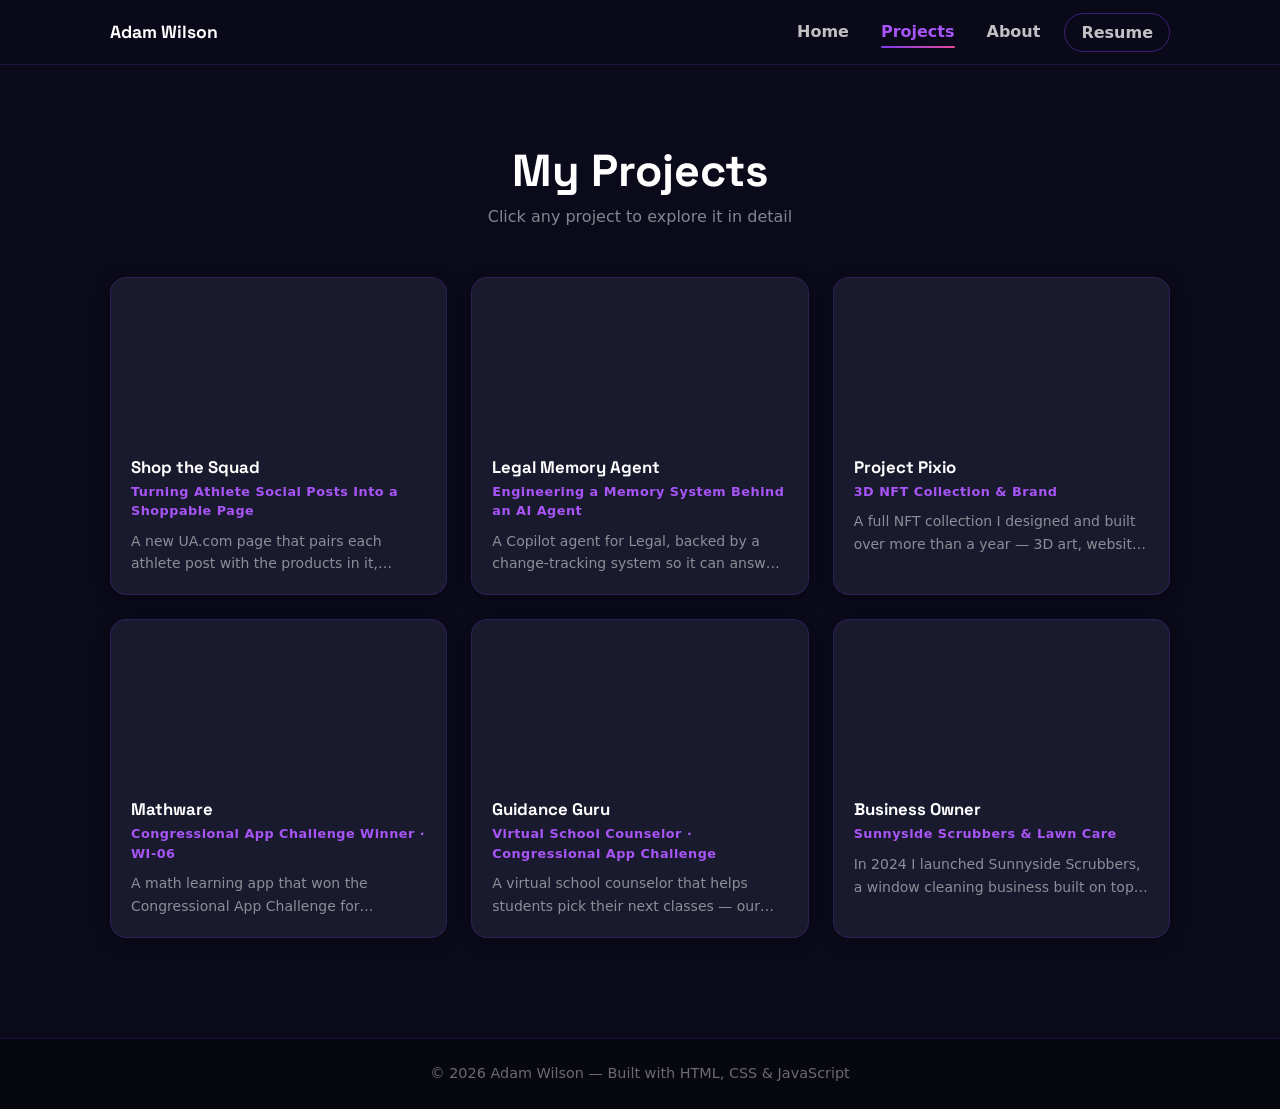
<file: projects.html>
<!doctype html>
<html lang="en">
<head>
  <meta charset="UTF-8">
  <meta name="viewport" content="width=device-width, initial-scale=1.0">
  <title>Projects — Adam Wilson</title>
  <meta name="description" content="Projects by Adam Wilson: Project Pixio, Mathware, Guidance Guru, and more.">
  <link rel="icon" type="image/svg+xml" href="assets/favicon.svg">
  <link rel="preconnect" href="https://fonts.googleapis.com">
  <link rel="preconnect" href="https://fonts.gstatic.com" crossorigin>
  <link href="https://fonts.googleapis.com/css2?family=Space+Grotesk:wght@500;600;700&display=swap" rel="stylesheet">
  <link rel="stylesheet" href="css/style.css">
</head><body>
  <div class="scroll-progress" aria-hidden="true"></div>
  <header class="site-nav">
    <nav class="container" aria-label="Main navigation">
      <button class="brand" type="button" title="Try clicking me..." aria-label="Adam Wilson">Adam Wilson</button>
      <button class="nav-toggle" type="button" aria-controls="nav-links" aria-expanded="false" aria-label="Toggle navigation menu">
        <span></span><span></span><span></span>
      </button>
      <ul class="nav-links" id="nav-links">
        <li><a href="index.html">Home</a></li>
        <li><a href="projects.html" class="active" aria-current="page">Projects</a></li>
        <li><a href="about.html">About</a></li>
        <li><a href="resume.html" class="nav-cta">Resume</a></li>
      </ul>
    </nav>
  </header>

  <main class="page">
    <div class="container">
      <div class="page-title" data-reveal>
        <h1>My Projects</h1>
        <p>Click any project to explore it in detail</p>
      </div>
      <div class="grid-3" id="project-grid"></div>
    </div>
    <div class="modal-backdrop" id="project-modal" role="dialog" aria-modal="true" hidden></div>
  </main>

  <footer class="site-footer">
    © <span data-year>2026</span> Adam Wilson — Built with HTML, CSS &amp; JavaScript
  </footer>
  <script src="js/projects.js"></script>
  <script src="js/main.js"></script>
</body>
</html>
</file>
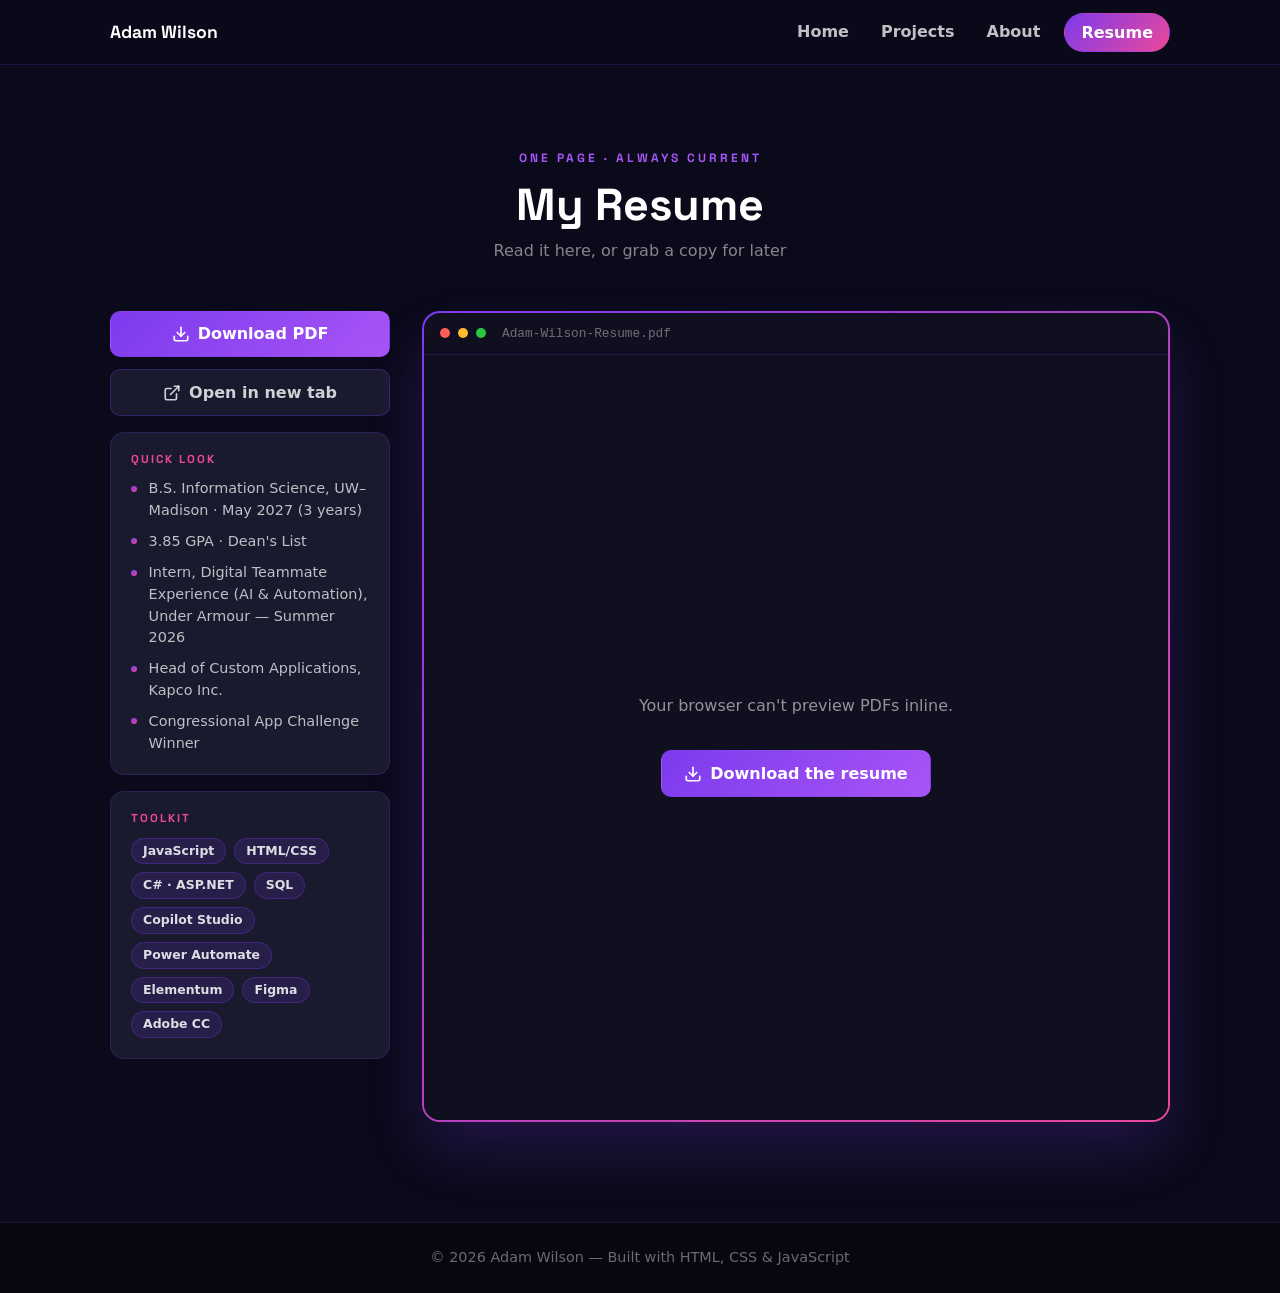
<file: resume.html>
<!doctype html>
<html lang="en">
<head>
  <meta charset="UTF-8">
  <meta name="viewport" content="width=device-width, initial-scale=1.0">
  <title>Resume — Adam Wilson</title>
  <meta name="description" content="Resume of Adam Wilson.">
  <link rel="icon" type="image/svg+xml" href="assets/favicon.svg">
  <link rel="preconnect" href="https://fonts.googleapis.com">
  <link rel="preconnect" href="https://fonts.gstatic.com" crossorigin>
  <link href="https://fonts.googleapis.com/css2?family=Space+Grotesk:wght@500;600;700&display=swap" rel="stylesheet">
  <link rel="stylesheet" href="css/style.css">
</head><body>
  <div class="scroll-progress" aria-hidden="true"></div>
  <header class="site-nav">
    <nav class="container" aria-label="Main navigation">
      <button class="brand" type="button" title="Try clicking me..." aria-label="Adam Wilson">Adam Wilson</button>
      <button class="nav-toggle" type="button" aria-controls="nav-links" aria-expanded="false" aria-label="Toggle navigation menu">
        <span></span><span></span><span></span>
      </button>
      <ul class="nav-links" id="nav-links">
        <li><a href="index.html">Home</a></li>
        <li><a href="projects.html">Projects</a></li>
        <li><a href="about.html">About</a></li>
        <li><a href="resume.html" class="nav-cta active" aria-current="page">Resume</a></li>
      </ul>
    </nav>
  </header>

  <main class="page">
    <div class="container">
      <div class="page-title" data-reveal>
        <span class="eyebrow">One page · Always current</span>
        <h1>My Resume</h1>
        <p>Read it here, or grab a copy for later</p>
      </div>

      <div class="resume-layout">
        <aside class="resume-side" data-reveal="left">
          <div class="resume-actions">
            <a class="btn btn-grad" href="assets/resume.pdf" download="Adam-Wilson-Resume.pdf"><svg width="18" height="18" viewBox="0 0 24 24" fill="none" stroke="currentColor" stroke-width="2.2" stroke-linecap="round" stroke-linejoin="round" aria-hidden="true"><path d="M21 15v4a2 2 0 0 1-2 2H5a2 2 0 0 1-2-2v-4"/><polyline points="7 10 12 15 17 10"/><line x1="12" y1="15" x2="12" y2="3"/></svg>Download PDF</a>
            <a class="btn btn-ghost" href="assets/resume.pdf" target="_blank" rel="noopener noreferrer"><svg width="18" height="18" viewBox="0 0 24 24" fill="none" stroke="currentColor" stroke-width="2.2" stroke-linecap="round" stroke-linejoin="round" aria-hidden="true"><path d="M18 13v6a2 2 0 0 1-2 2H5a2 2 0 0 1-2-2V8a2 2 0 0 1 2-2h6"/><polyline points="15 3 21 3 21 9"/><line x1="10" y1="14" x2="21" y2="3"/></svg>Open in new tab</a>
          </div>
          <div class="side-card">
            <h4>Quick look</h4>
            <ul>
              <li>B.S. Information Science, UW–Madison · May 2027 (3 years)</li>
              <li>3.85 GPA · Dean's List</li>
              <li>Intern, Digital Teammate Experience (AI &amp; Automation), Under Armour — Summer 2026</li>
              <li>Head of Custom Applications, Kapco Inc.</li>
              <li>Congressional App Challenge Winner</li>
            </ul>
          </div>
          <div class="side-card">
            <h4>Toolkit</h4>
            <div class="chip-row">
              <span class="chip">JavaScript</span><span class="chip">HTML/CSS</span><span class="chip">C# · ASP.NET</span>
              <span class="chip">SQL</span><span class="chip">Copilot Studio</span><span class="chip">Power Automate</span>
              <span class="chip">Elementum</span><span class="chip">Figma</span><span class="chip">Adobe CC</span>
            </div>
          </div>
        </aside>

        <div class="resume-frame" data-reveal data-delay="0.1">
          <div class="resume-frame-inner">
            <div class="resume-toolbar" aria-hidden="true"><i></i><i></i><i></i><span>Adam-Wilson-Resume.pdf</span></div>
            <object class="resume-embed" data="assets/resume.pdf#view=FitH" type="application/pdf" aria-label="Adam Wilson resume">
              <div class="resume-fallback">
                <p>Your browser can't preview PDFs inline.</p>
                <a class="btn btn-grad" href="assets/resume.pdf" download="Adam-Wilson-Resume.pdf"><svg width="18" height="18" viewBox="0 0 24 24" fill="none" stroke="currentColor" stroke-width="2.2" stroke-linecap="round" stroke-linejoin="round" aria-hidden="true"><path d="M21 15v4a2 2 0 0 1-2 2H5a2 2 0 0 1-2-2v-4"/><polyline points="7 10 12 15 17 10"/><line x1="12" y1="15" x2="12" y2="3"/></svg>Download the resume</a>
              </div>
            </object>
          </div>
        </div>
      </div>
    </div>
  </main>

  <footer class="site-footer">
    © <span data-year>2026</span> Adam Wilson — Built with HTML, CSS &amp; JavaScript
  </footer>
  <script src="js/main.js"></script>
</body>
</html>
</file>
<file: css/style.css>
/* =========================================================
   Adam Wilson — Portfolio
   Plain CSS. No build step. Colors live in :root below.
   ========================================================= */

:root {
  --bg: #0a0a1a;
  --bg-alt: #0d0d20;
  --bg-deep: #070710;
  --surface: #1a1a2e;
  --surface-2: #0f0f1f;
  --violet: #7c3aed;
  --purple: #a855f7;
  --pink: #ec4899;
  --cyan: #06b6d4;
  --text: #f0f0f0;
  --muted: rgba(255, 255, 255, 0.55);
  --faint: rgba(255, 255, 255, 0.4);
  --line: rgba(124, 58, 237, 0.2);
  --line-hot: rgba(168, 85, 247, 0.5);
  --grad: linear-gradient(135deg, #7c3aed, #ec4899);
  --grad-3: linear-gradient(135deg, #7c3aed, #ec4899, #06b6d4);
  --display: "Space Grotesk", "Segoe UI", system-ui, -apple-system, sans-serif;
  --body: "Segoe UI", system-ui, -apple-system, BlinkMacSystemFont, sans-serif;
  --nav-h: 64px;
}

*, *::before, *::after { box-sizing: border-box; }

html { scroll-behavior: smooth; }

body {
  margin: 0;
  min-height: 100vh;
  display: flex;
  flex-direction: column;
  font-family: var(--body);
  background: var(--bg);
  color: var(--text);
  line-height: 1.5;
  -webkit-font-smoothing: antialiased;
}

main { flex: 1; }

img { max-width: 100%; display: block; }
a { color: inherit; }

h1, h2, h3, h4, h5 { font-family: var(--display); font-weight: 700; margin: 0 0 0.5rem; line-height: 1.15; }

::selection { background: rgba(168, 85, 247, 0.45); color: #fff; }

.container { width: 100%; max-width: 1100px; margin: 0 auto; padding: 0 1.25rem; }

.grad-text {
  background: var(--grad-3);
  -webkit-background-clip: text;
  background-clip: text;
  color: transparent;
}

/* ---------- Scroll progress bar ---------- */
.scroll-progress {
  position: fixed;
  top: 0; left: 0;
  height: 3px;
  width: 100%;
  transform-origin: 0 50%;
  transform: scaleX(0);
  background: var(--grad-3);
  z-index: 10001;
  pointer-events: none;
}

/* ---------- Navbar ---------- */
.site-nav {
  position: sticky;
  top: 0;
  z-index: 1000;
  background: rgba(10, 10, 26, 0.95);
  backdrop-filter: blur(10px);
  -webkit-backdrop-filter: blur(10px);
  border-bottom: 1px solid var(--line);
}

.site-nav .container {
  height: var(--nav-h);
  display: flex;
  align-items: center;
  justify-content: space-between;
}

.brand {
  color: #fff;
  font-family: var(--display);
  font-weight: 700;
  font-size: 1.1rem;
  cursor: pointer;
  user-select: none;
  background: none;
  border: 0;
  padding: 0;
}

@keyframes glitchShake {
  0%   { transform: translate(0, 0) skew(0deg); }
  20%  { transform: translate(-2px, 1px) skew(1deg); }
  40%  { transform: translate(2px, -1px) skew(-1deg); }
  60%  { transform: translate(-1px, 2px) skew(0.5deg); }
  80%  { transform: translate(1px, -2px) skew(-0.5deg); }
  100% { transform: translate(0, 0) skew(0deg); }
}

.brand.glitch-text {
  display: inline-block;
  animation: glitchShake 0.1s infinite;
  color: var(--purple);
  text-shadow: 2px 0 var(--pink), -2px 0 var(--cyan);
  letter-spacing: 1px;
}

.nav-links {
  display: flex;
  gap: 0.5rem;
  list-style: none;
  margin: 0;
  padding: 0;
}

.nav-links a {
  position: relative;
  display: block;
  padding: 0.5rem 0.75rem;
  color: rgba(255, 255, 255, 0.75);
  font-weight: 700;
  text-decoration: none;
  transition: color 0.2s ease;
}

.nav-links a::after {
  content: "";
  position: absolute;
  left: 0.75rem; right: 0.75rem; bottom: 0.25rem;
  height: 2px;
  border-radius: 2px;
  background: var(--grad);
  transform: scaleX(0);
  transform-origin: left;
  transition: transform 0.25s ease;
}

.nav-links a:hover { color: #fff; }
.nav-links a:hover::after,
.nav-links a.active::after { transform: scaleX(1); }
.nav-links a.active { color: var(--purple); }

.nav-links a.nav-cta {
  margin-left: 0.25rem;
  border: 1px solid rgba(124, 58, 237, 0.45);
  border-radius: 999px;
  padding: 0.4rem 1rem;
  margin-top: 0.1rem;
}
.nav-links a.nav-cta::after { display: none; }
.nav-links a.nav-cta:hover,
.nav-links a.nav-cta.active {
  background: var(--grad);
  border-color: transparent;
  color: #fff;
}

.nav-toggle {
  display: none;
  background: none;
  border: 1px solid rgba(124, 58, 237, 0.4);
  border-radius: 8px;
  padding: 0.45rem 0.6rem;
  cursor: pointer;
}
.nav-toggle span {
  display: block;
  width: 22px; height: 2px;
  background: rgba(255, 255, 255, 0.8);
  margin: 4px 0;
  transition: transform 0.25s ease, opacity 0.25s ease;
}
.nav-toggle[aria-expanded="true"] span:nth-child(1) { transform: translateY(6px) rotate(45deg); }
.nav-toggle[aria-expanded="true"] span:nth-child(2) { opacity: 0; }
.nav-toggle[aria-expanded="true"] span:nth-child(3) { transform: translateY(-6px) rotate(-45deg); }

@media (max-width: 991px) {
  .nav-toggle { display: block; }
  .nav-links {
    position: absolute;
    top: var(--nav-h); left: 0; right: 0;
    flex-direction: column;
    gap: 0;
    padding: 0.5rem 1.25rem 1rem;
    background: rgba(10, 10, 26, 0.98);
    border-bottom: 1px solid var(--line);
    display: none;
  }
  .nav-links.open { display: flex; animation: fadeIn 0.2s ease; }
  .nav-links a::after { left: 0; right: auto; width: 40px; }
  .nav-links a.nav-cta { display: inline-block; margin: 0.5rem 0 0; }
}

/* ---------- Buttons ---------- */
.btn {
  display: inline-flex;
  align-items: center;
  gap: 0.5rem;
  padding: 0.65rem 1.4rem;
  border-radius: 10px;
  font-weight: 600;
  font-size: 1rem;
  text-decoration: none;
  cursor: pointer;
  border: 1px solid transparent;
  transition: transform 0.2s ease, box-shadow 0.2s ease, background 0.2s ease, color 0.2s ease, opacity 0.2s ease;
}
.btn:hover { transform: translateY(-2px); }
.btn-primary { background: var(--violet); color: #fff; }
.btn-primary:hover { box-shadow: 0 8px 24px rgba(124, 58, 237, 0.45); }
.btn-outline { border-color: rgba(255, 255, 255, 0.85); color: #fff; background: transparent; }
.btn-outline:hover { background: #fff; color: #0a0a1a; }
.btn-grad { background: linear-gradient(135deg, #7c3aed, #a855f7); color: #fff; font-weight: 700; }
.btn-grad:hover { opacity: 0.88; }
.btn-ghost { background: var(--surface); border-color: rgba(124, 58, 237, 0.3); color: rgba(255,255,255,0.8); }
.btn-ghost:hover { border-color: rgba(168, 85, 247, 0.6); color: #fff; box-shadow: 0 6px 20px rgba(124, 58, 237, 0.2); }

/* ---------- Section headings ---------- */
.section { padding: 80px 0; }
.section-alt { background: var(--bg-alt); }

.section-head { text-align: center; margin-bottom: 3rem; }
.section-head h2 { font-size: clamp(1.8rem, 4vw, 2.3rem); color: #fff; }
.section-head p { color: rgba(255, 255, 255, 0.5); margin: 0; }

.eyebrow {
  display: inline-block;
  font-family: var(--display);
  font-size: 0.75rem;
  font-weight: 700;
  letter-spacing: 3px;
  text-transform: uppercase;
  color: var(--purple);
  margin-bottom: 0.75rem;
}

/* ---------- Hero ---------- */
.hero-section {
  position: relative;
  min-height: calc(100vh - var(--nav-h));
  width: 100%;
  display: flex;
  align-items: center;
  justify-content: center;
  overflow: hidden;
  background: var(--bg);
  color: #fff;
}

.hero-section::after {
  content: "";
  position: absolute;
  bottom: 0; left: 0;
  width: 100%;
  height: 180px;
  background: linear-gradient(to bottom, transparent, var(--bg));
  z-index: 1;
  pointer-events: none;
}

.hero-canvas {
  position: absolute;
  inset: 0;
  width: 100%;
  height: 100%;
  z-index: 0;
}

.hero-content {
  position: relative;
  z-index: 2;
  text-align: center;
  padding: 2rem;
}

.status-chip {
  display: inline-flex;
  align-items: center;
  gap: 0.55rem;
  padding: 0.35rem 0.9rem;
  margin-bottom: 1.5rem;
  border-radius: 999px;
  background: rgba(26, 26, 46, 0.7);
  border: 1px solid rgba(124, 58, 237, 0.35);
  backdrop-filter: blur(6px);
  font-size: 0.82rem;
  font-weight: 600;
  color: rgba(255, 255, 255, 0.85);
  animation: riseIn 0.8s ease both;
}
.status-dot {
  width: 8px; height: 8px;
  border-radius: 50%;
  background: #22c55e;
  box-shadow: 0 0 0 0 rgba(34, 197, 94, 0.6);
  animation: pulse 2s infinite;
}

.hero-content h1 {
  font-size: clamp(2.5rem, 6vw, 4rem);
  font-weight: 800;
  letter-spacing: -1px;
  text-shadow: 0 0 40px rgba(124, 58, 237, 0.5);
  margin-bottom: 1rem;
  animation: riseIn 0.8s ease 0.1s both;
}

.wave { display: inline-block; transform-origin: 70% 70%; animation: wave 2.4s ease-in-out 1.2s 2; }

.typewriter {
  min-height: 2rem;
  font-weight: 700;
  font-size: 1.4rem;
  color: rgba(255, 255, 255, 0.85);
  margin: 0 0 2rem;
  text-shadow: 0 0 20px rgba(0,0,0,0.8), 0 0 40px rgba(0,0,0,0.6), 0 2px 4px rgba(0,0,0,0.9);
}

.caret {
  display: inline-block;
  width: 2px;
  height: 1.1em;
  background: var(--purple);
  margin-left: 3px;
  vertical-align: middle;
  animation: blink 0.8s step-end infinite;
}

.hero-actions {
  display: flex;
  justify-content: center;
  gap: 1rem;
  flex-wrap: wrap;
  animation: riseIn 0.8s ease 0.25s both;
}

.scroll-cue {
  position: absolute;
  bottom: 28px; left: 50%;
  transform: translateX(-50%);
  z-index: 2;
  width: 24px; height: 38px;
  border: 2px solid rgba(255, 255, 255, 0.35);
  border-radius: 14px;
  display: flex;
  justify-content: center;
  padding-top: 6px;
}
.scroll-cue::before {
  content: "";
  width: 4px; height: 8px;
  border-radius: 2px;
  background: var(--purple);
  animation: scrollCue 1.6s ease-in-out infinite;
}

/* ---------- Marquee ---------- */
.marquee {
  overflow: hidden;
  border-top: 1px solid var(--line);
  border-bottom: 1px solid var(--line);
  background: var(--bg-deep);
  padding: 0.9rem 0;
  -webkit-mask-image: linear-gradient(90deg, transparent, #000 10%, #000 90%, transparent);
  mask-image: linear-gradient(90deg, transparent, #000 10%, #000 90%, transparent);
}
.marquee-track {
  display: flex;
  width: max-content;
  animation: marquee 38s linear infinite;
}
.marquee:hover .marquee-track { animation-play-state: paused; }
.marquee-track span {
  font-family: var(--display);
  font-weight: 700;
  font-size: 0.95rem;
  letter-spacing: 2px;
  text-transform: uppercase;
  color: rgba(255, 255, 255, 0.55);
  padding: 0 1.4rem;
  white-space: nowrap;
}
.marquee-track span.hl { color: var(--purple); }
.marquee-track span::after { content: "✦"; margin-left: 2.8rem; color: rgba(236, 72, 153, 0.6); }

/* ---------- Cards (shared spotlight hover) ---------- */
.spotlight {
  position: relative;
  isolation: isolate;
}
.spotlight::before {
  content: "";
  position: absolute;
  inset: 0;
  border-radius: inherit;
  background: radial-gradient(380px circle at var(--mx, 50%) var(--my, 50%), rgba(168, 85, 247, 0.14), transparent 45%);
  opacity: 0;
  transition: opacity 0.3s ease;
  z-index: -1;
  pointer-events: none;
}
.spotlight:hover::before { opacity: 1; }

/* ---------- Skill cards ---------- */
.grid-3 {
  display: grid;
  grid-template-columns: repeat(3, 1fr);
  gap: 1.5rem;
}
@media (max-width: 767px) { .grid-3 { grid-template-columns: 1fr; } }

.skills-card {
  background: var(--surface);
  border: 1px solid var(--line);
  border-radius: 1rem;
  padding: 1.75rem;
  height: 100%;
  transition: transform 0.25s ease, box-shadow 0.25s ease, border-color 0.25s ease;
}
.skills-card:hover {
  transform: translateY(-6px);
  box-shadow: 0 12px 30px rgba(124, 58, 237, 0.2);
  border-color: var(--line-hot);
}
.skills-card .icon { font-size: 2.5rem; margin-bottom: 1rem; }
.skills-card h3 { color: #fff; font-size: 1.4rem; }
.skills-card p { color: rgba(255, 255, 255, 0.6); margin: 0.75rem 0 0; }

/* ---------- Reveal-on-scroll ---------- */
.reveal-up, .reveal-left {
  opacity: 0;
  transition: opacity 0.6s ease, transform 0.6s ease;
  transition-delay: var(--delay, 0s);
}
.reveal-up { transform: translateY(40px); }
.reveal-left { transform: translateX(-30px); }
.reveal-up.is-visible, .reveal-left.is-visible { opacity: 1; transform: none; }

/* ---------- Spotlight: Under Armour ---------- */
.feature {
  display: grid;
  grid-template-columns: 1.1fr 1fr;
  gap: 2.5rem;
  align-items: center;
  background:
    radial-gradient(600px circle at 0% 0%, rgba(124, 58, 237, 0.18), transparent 55%),
    radial-gradient(500px circle at 100% 100%, rgba(236, 72, 153, 0.12), transparent 55%),
    var(--surface-2);
  border: 1px solid rgba(124, 58, 237, 0.28);
  border-radius: 24px;
  padding: 2.75rem;
  overflow: hidden;
}
@media (max-width: 860px) { .feature { grid-template-columns: 1fr; padding: 1.75rem; } }

.feature h2 { font-size: clamp(1.7rem, 3.6vw, 2.4rem); color: #fff; }
.feature .role { color: var(--purple); font-weight: 600; margin-bottom: 1.25rem; }
.feature p.lead { color: rgba(255, 255, 255, 0.68); line-height: 1.8; margin: 0 0 1.5rem; }

.chip-row { display: flex; flex-wrap: wrap; gap: 0.5rem; }
.chip {
  background: rgba(124, 58, 237, 0.14);
  border: 1px solid rgba(124, 58, 237, 0.3);
  color: rgba(255, 255, 255, 0.85);
  font-size: 0.78rem;
  font-weight: 600;
  padding: 3px 11px;
  border-radius: 999px;
}

.feature-stack { display: grid; gap: 1rem; }

.mini-card {
  background: rgba(26, 26, 46, 0.85);
  border: 1px solid var(--line);
  border-radius: 14px;
  padding: 1.15rem 1.3rem;
  transition: border-color 0.3s ease, transform 0.3s ease, box-shadow 0.3s ease;
}
.mini-card:hover { border-color: var(--line-hot); transform: translateX(6px); box-shadow: 0 8px 24px rgba(124, 58, 237, 0.15); }
.mini-card .k {
  font-size: 0.7rem;
  font-weight: 700;
  letter-spacing: 1.5px;
  text-transform: uppercase;
  color: var(--pink);
  margin-bottom: 0.3rem;
}
.mini-card h4 { color: #fff; font-size: 1.05rem; margin-bottom: 0.3rem; }
.mini-card p { color: var(--muted); font-size: 0.9rem; margin: 0; line-height: 1.6; }

.trophy {
  display: inline-flex;
  align-items: center;
  gap: 0.35rem;
  margin-left: 0.4rem;
  font-size: 0.7rem;
  font-weight: 700;
  color: #fbbf24;
  background: rgba(251, 191, 36, 0.12);
  border: 1px solid rgba(251, 191, 36, 0.35);
  border-radius: 999px;
  padding: 1px 8px;
  vertical-align: middle;
  letter-spacing: 0.5px;
}

/* ---------- Timeline ---------- */
.timeline { max-width: 620px; margin: 0 auto; }

.timeline-item {
  display: flex;
  gap: 1.5rem;
  align-items: flex-start;
  margin-bottom: 2.5rem;
}

.timeline-rail {
  display: flex;
  flex-direction: column;
  align-items: center;
  min-width: 20px;
  align-self: stretch;
}

.timeline-dot {
  width: 14px; height: 14px;
  border-radius: 50%;
  background: var(--grad);
  flex-shrink: 0;
  margin-top: 4px;
  transition: box-shadow 0.6s ease;
  transition-delay: calc(var(--delay, 0s) + 0.3s);
}
.timeline-item.is-visible .timeline-dot {
  box-shadow: 0 0 12px rgba(168, 85, 247, 0.8), 0 0 24px rgba(168, 85, 247, 0.4);
}
.timeline-item.current .timeline-dot { animation: pulseViolet 2.2s infinite 1s; }

.timeline-line {
  width: 2px;
  flex: 1;
  min-height: 60px;
  background: linear-gradient(to bottom, rgba(124, 58, 237, 0.5), rgba(124, 58, 237, 0.05));
  margin-top: 6px;
}

.timeline-card {
  flex: 1;
  background: var(--surface);
  border: 1px solid var(--line);
  border-radius: 12px;
  padding: 1.25rem 1.5rem;
  margin-bottom: 0.5rem;
  transition: border-color 0.3s ease, box-shadow 0.3s ease;
}
.timeline-card:hover { border-color: var(--line-hot); box-shadow: 0 8px 24px rgba(124, 58, 237, 0.15); }

.year-badge {
  display: inline-block;
  background: rgba(124, 58, 237, 0.15);
  border: 1px solid rgba(124, 58, 237, 0.3);
  border-radius: 6px;
  padding: 2px 10px;
  color: var(--purple);
  font-weight: 700;
  font-size: 0.8rem;
  letter-spacing: 1px;
  margin-bottom: 0.6rem;
}
.timeline-card .t { color: #fff; font-weight: 700; font-size: 1.05rem; margin-bottom: 0.4rem; }
.timeline-card .d { color: rgba(255, 255, 255, 0.5); font-size: 0.9rem; line-height: 1.6; }

/* ---------- Contact strip ---------- */
.contact-strip {
  background: var(--bg-alt);
  border-top: 1px solid rgba(124, 58, 237, 0.15);
  padding: 80px 1.25rem;
  text-align: center;
}
.contact-strip h2 { color: #fff; font-weight: 800; font-size: clamp(1.8rem, 4vw, 2.5rem); margin-bottom: 0.75rem; }
.contact-strip p { color: rgba(255, 255, 255, 0.5); font-size: 1.05rem; max-width: 420px; margin: 0 auto 2.5rem; line-height: 1.7; }

.link-row { display: flex; justify-content: center; gap: 1rem; flex-wrap: wrap; }

.link-btn {
  display: flex;
  align-items: center;
  gap: 0.6rem;
  background: var(--surface);
  border: 1px solid rgba(124, 58, 237, 0.25);
  border-radius: 12px;
  padding: 0.75rem 1.5rem;
  color: rgba(255, 255, 255, 0.75);
  text-decoration: none;
  font-weight: 600;
  font-size: 0.95rem;
  transition: border-color 0.2s ease, color 0.2s ease, box-shadow 0.2s ease, transform 0.2s ease;
}
.link-btn:hover {
  border-color: rgba(168, 85, 247, 0.6);
  color: #fff;
  box-shadow: 0 6px 20px rgba(124, 58, 237, 0.2);
  transform: translateY(-3px);
}
.link-btn svg { flex-shrink: 0; }

/* ---------- Footer ---------- */
.site-footer {
  background: var(--bg-deep);
  border-top: 1px solid var(--line);
  color: rgba(255, 255, 255, 0.4);
  text-align: center;
  padding: 1.5rem 1.25rem;
  font-size: 0.9rem;
}
.site-footer .hint { display: block; margin-top: 0.3rem; font-size: 0.75rem; color: rgba(255, 255, 255, 0.22); }

/* ---------- Page header (inner pages) ---------- */
.page { background: var(--bg); padding: 80px 0 100px; }
.page-title { text-align: center; margin-bottom: 3rem; }
.page-title h1 { font-size: clamp(2rem, 5vw, 2.8rem); color: #fff; }
.page-title p { color: rgba(255, 255, 255, 0.5); margin: 0; }

/* ---------- Project cards ---------- */
.project-card {
  background: var(--surface);
  border: 1px solid var(--line);
  border-radius: 16px;
  overflow: hidden;
  cursor: pointer;
  text-align: left;
  color: inherit;
  font: inherit;
  padding: 0;
  width: 100%;
  box-shadow: 0 4px 16px rgba(0, 0, 0, 0.3);
  transition: transform 0.3s ease, box-shadow 0.3s ease, border-color 0.3s ease;
}
.project-card:hover,
.project-card:focus-visible {
  transform: translateY(-8px);
  border-color: var(--line-hot);
  box-shadow: 0 20px 40px rgba(124, 58, 237, 0.25);
  outline: none;
}

.project-banner {
  height: 160px;
  background-size: cover;
  background-position: center;
  position: relative;
  overflow: hidden;
  transition: background-size 0.5s ease;
}
.project-banner .zoom {
  position: absolute; inset: 0;
  background: inherit;
  background-size: cover;
  background-position: center;
  transition: transform 0.6s ease;
}
.project-card:hover .project-banner .zoom { transform: scale(1.06); }

.project-overlay {
  position: absolute;
  inset: 0;
  background: rgba(0, 0, 0, 0.25);
  display: flex;
  align-items: center;
  justify-content: center;
  opacity: 0;
  transition: opacity 0.3s ease;
}
.project-card:hover .project-overlay,
.project-card:focus-visible .project-overlay { opacity: 1; }
.project-overlay span {
  background: rgba(124, 58, 237, 0.85);
  color: #fff;
  font-weight: 700;
  font-size: 0.85rem;
  padding: 0.5rem 1.25rem;
  border-radius: 999px;
  letter-spacing: 0.5px;
}

.project-tags {
  position: absolute;
  bottom: 0.75rem; left: 0.75rem;
  display: flex;
  gap: 0.4rem;
  flex-wrap: wrap;
}
.project-tags span {
  background: rgba(0, 0, 0, 0.62);
  color: rgba(255, 255, 255, 0.9);
  font-size: 0.7rem;
  font-weight: 600;
  padding: 2px 8px;
  border-radius: 999px;
  border: 1px solid rgba(255, 255, 255, 0.15);
}

.project-body { padding: 1.25rem; }
.project-body h3 { color: #fff; font-size: 1.05rem; margin: 0 0 0.3rem; }
.project-body .tagline { color: var(--purple); font-size: 0.8rem; font-weight: 600; margin: 0 0 0.6rem; letter-spacing: 0.5px; }
.project-body .short {
  color: rgba(255, 255, 255, 0.5);
  font-size: 0.875rem;
  margin: 0;
  line-height: 1.6;
  display: -webkit-box;
  -webkit-line-clamp: 2;
  -webkit-box-orient: vertical;
  overflow: hidden;
}

/* ---------- Modal ---------- */
.modal-backdrop {
  position: fixed;
  inset: 0;
  background: rgba(0, 0, 0, 0.85);
  backdrop-filter: blur(6px);
  z-index: 9999;
  display: flex;
  align-items: center;
  justify-content: center;
  padding: 1.5rem;
  animation: fadeIn 0.25s ease;
}
.modal-backdrop[hidden] { display: none; }

.modal-panel {
  background: var(--surface-2);
  border: 1px solid rgba(124, 58, 237, 0.25);
  border-radius: 20px;
  width: 100%;
  max-width: 900px;
  max-height: 90vh;
  overflow-y: auto;
  animation: slideUp 0.3s ease;
  scrollbar-width: thin;
  scrollbar-color: rgba(124, 58, 237, 0.3) transparent;
}

.modal-hero {
  height: 260px;
  background-size: cover;
  background-position: center;
  border-radius: 20px 20px 0 0;
  position: relative;
  display: flex;
  align-items: flex-end;
  padding: 1.5rem 2rem;
}
.modal-hero::before {
  content: "";
  position: absolute;
  inset: 0;
  background: linear-gradient(to top, rgba(15,15,31,0.92) 0%, rgba(15,15,31,0.4) 60%, transparent 100%);
  border-radius: 20px 20px 0 0;
}
.modal-hero-inner { position: relative; z-index: 1; }
.modal-tags { display: flex; gap: 0.5rem; flex-wrap: wrap; margin-bottom: 0.6rem; }
.modal-tags span {
  background: rgba(255, 255, 255, 0.12);
  backdrop-filter: blur(4px);
  border: 1px solid rgba(255, 255, 255, 0.2);
  color: #fff;
  font-size: 0.75rem;
  font-weight: 600;
  padding: 2px 10px;
  border-radius: 999px;
}
.modal-hero h2 { color: #fff; font-weight: 800; margin: 0; font-size: 1.8rem; text-shadow: 0 2px 8px rgba(0,0,0,0.6); }
.modal-hero p { color: rgba(255, 255, 255, 0.75); margin: 0; font-size: 0.95rem; }

.modal-close {
  position: absolute;
  top: 1rem; right: 1rem;
  background: rgba(0, 0, 0, 0.5);
  border: 1px solid rgba(255, 255, 255, 0.2);
  color: #fff;
  border-radius: 50%;
  width: 36px; height: 36px;
  font-size: 1.2rem;
  cursor: pointer;
  display: flex;
  align-items: center;
  justify-content: center;
  z-index: 2;
  transition: transform 0.2s ease, background 0.2s ease;
}
.modal-close:hover { transform: rotate(90deg); background: rgba(124, 58, 237, 0.7); }

.modal-body { padding: 2rem; }

.detail-pills { display: flex; gap: 1rem; flex-wrap: wrap; margin: 0 0 1.75rem; padding: 0; }
.detail-pills div {
  background: var(--surface);
  border: 1px solid var(--line);
  border-radius: 10px;
  padding: 0.5rem 1rem;
}
.detail-pills dt { color: var(--faint); font-size: 0.7rem; font-weight: 600; letter-spacing: 1px; text-transform: uppercase; }
.detail-pills dd { color: #fff; font-weight: 600; font-size: 0.9rem; margin: 0; }

.modal-body .btn-grad { margin-bottom: 1.75rem; font-size: 0.9rem; padding: 0.6rem 1.4rem; }
.modal-desc p { color: rgba(255, 255, 255, 0.7); line-height: 1.8; margin: 0 0 1rem; }
.modal-desc { margin-bottom: 2rem; }

.modal-body h3 { color: #fff; margin-bottom: 1rem; font-size: 1.1rem; }

.preview-grid { display: grid; gap: 1rem; grid-template-columns: repeat(2, 1fr); }
.preview-grid.single { grid-template-columns: 1fr; }
@media (max-width: 600px) { .preview-grid { grid-template-columns: 1fr; } }

.preview-grid figure { position: relative; border-radius: 12px; overflow: hidden; margin: 0; }
.preview-grid img { width: 100%; height: 220px; object-fit: cover; transition: transform 0.5s ease; }
.preview-grid figure:hover img { transform: scale(1.04); }
.preview-grid figcaption {
  position: absolute;
  bottom: 0; left: 0; right: 0;
  padding: 0.6rem 0.9rem;
  background: linear-gradient(to top, rgba(0,0,0,0.7), transparent);
  color: rgba(255, 255, 255, 0.9);
  font-size: 0.8rem;
  font-weight: 600;
}

body.modal-open { overflow: hidden; }

/* ---------- About ---------- */
.about-grid {
  display: grid;
  grid-template-columns: 1fr 2fr;
  gap: 3rem;
  max-width: 900px;
  margin: 0 auto;
  align-items: start;
}
@media (max-width: 767px) { .about-grid { grid-template-columns: 1fr; } }

.about-side { text-align: center; }

.avatar-wrap { position: relative; display: inline-block; margin-bottom: 1.5rem; }
.avatar-ring {
  position: absolute;
  inset: -4px;
  border-radius: 50%;
  background: conic-gradient(from 0deg, #7c3aed, #ec4899, #06b6d4, #7c3aed);
  animation: spin 8s linear infinite;
}
.avatar {
  width: 180px; height: 180px;
  border-radius: 50%;
  object-fit: cover;
  position: relative;
  z-index: 1;
  border: 3px solid var(--bg);
}

.about-side h1 { color: #fff; font-weight: 800; margin-bottom: 0.25rem; font-size: 1.5rem; }
.about-side .sub { color: var(--purple); font-weight: 600; font-size: 0.9rem; margin: 0 0 1.5rem; }

.side-links { display: flex; flex-direction: column; gap: 0.75rem; }
.side-links a {
  display: flex;
  align-items: center;
  justify-content: center;
  gap: 0.6rem;
  background: var(--surface);
  border: 1px solid var(--line);
  border-radius: 10px;
  padding: 0.6rem 1rem;
  color: rgba(255, 255, 255, 0.7);
  text-decoration: none;
  font-weight: 600;
  font-size: 0.9rem;
  transition: border-color 0.2s ease, color 0.2s ease, box-shadow 0.2s ease;
}
.side-links a:hover { border-color: rgba(168, 85, 247, 0.6); color: #fff; box-shadow: 0 4px 16px rgba(124, 58, 237, 0.2); }

.about-main h2 { color: #fff; margin-bottom: 1rem; font-size: 1.8rem; }
.about-main p.bio { color: rgba(255, 255, 255, 0.65); line-height: 1.9; margin: 0 0 1rem; }
.about-main section + section { margin-top: 2.5rem; }

.edu-card, .exp-card {
  background: var(--surface);
  border: 1px solid var(--line);
  border-radius: 14px;
  padding: 1.5rem;
  display: flex;
  gap: 1.25rem;
  align-items: flex-start;
  transition: border-color 0.3s ease, box-shadow 0.3s ease;
}
.edu-card:hover, .exp-card:hover { border-color: var(--line-hot); box-shadow: 0 8px 24px rgba(124, 58, 237, 0.15); }
.exp-list { display: grid; gap: 1rem; }

.logo-tile {
  width: 52px; height: 52px;
  border-radius: 12px;
  display: flex;
  align-items: center;
  justify-content: center;
  flex-shrink: 0;
  font-weight: 800;
  color: #fff;
  font-size: 1.05rem;
  letter-spacing: -1px;
}
.logo-uw { background: linear-gradient(135deg, #c5050c, #9b0000); }
.logo-ua { background: linear-gradient(135deg, #1d1d1f, #3a3a3c); border: 1px solid rgba(255,255,255,0.15); }
.logo-kp { background: linear-gradient(135deg, #2563eb, #1e3a8a); }

.edu-card .n, .exp-card .n { color: #fff; font-weight: 700; font-size: 1rem; margin: 0 0 0.2rem; }
.edu-card .r, .exp-card .r { color: var(--purple); font-weight: 600; font-size: 0.85rem; margin: 0 0 0.5rem; }
.edu-card .y, .exp-card .y { color: var(--faint); font-size: 0.8rem; margin: 0; }

/* ---------- Resume ---------- */
.resume-layout {
  display: grid;
  grid-template-columns: 280px 1fr;
  gap: 2rem;
  align-items: start;
}
@media (max-width: 900px) { .resume-layout { grid-template-columns: 1fr; } }

.resume-side { position: sticky; top: calc(var(--nav-h) + 1.5rem); display: grid; gap: 1rem; }
@media (max-width: 900px) { .resume-side { position: static; } }

.resume-actions { display: grid; gap: 0.75rem; }
.resume-actions .btn { justify-content: center; }

.side-card {
  background: var(--surface);
  border: 1px solid var(--line);
  border-radius: 14px;
  padding: 1.25rem;
}
.side-card h4 {
  font-size: 0.72rem;
  letter-spacing: 2px;
  text-transform: uppercase;
  color: var(--pink);
  margin-bottom: 0.75rem;
}
.side-card ul { list-style: none; margin: 0; padding: 0; display: grid; gap: 0.6rem; }
.side-card li { color: rgba(255, 255, 255, 0.72); font-size: 0.9rem; line-height: 1.5; padding-left: 1.1rem; position: relative; }
.side-card li::before {
  content: "";
  position: absolute;
  left: 0; top: 0.5em;
  width: 6px; height: 6px;
  border-radius: 50%;
  background: var(--grad);
}

.resume-frame {
  position: relative;
  border-radius: 18px;
  padding: 2px;
  background: var(--grad-3);
  background-size: 200% 200%;
  animation: gradientShift 8s ease infinite;
  box-shadow: 0 30px 60px rgba(124, 58, 237, 0.2);
}
.resume-frame-inner {
  background: var(--surface-2);
  border-radius: 16px;
  overflow: hidden;
}
.resume-toolbar {
  display: flex;
  align-items: center;
  gap: 0.5rem;
  padding: 0.7rem 1rem;
  border-bottom: 1px solid var(--line);
  font-size: 0.8rem;
  color: var(--faint);
}
.resume-toolbar i { width: 10px; height: 10px; border-radius: 50%; display: inline-block; }
.resume-toolbar i:nth-child(1) { background: #ff5f57; }
.resume-toolbar i:nth-child(2) { background: #febc2e; }
.resume-toolbar i:nth-child(3) { background: #28c840; }
.resume-toolbar span { margin-left: 0.5rem; font-family: ui-monospace, SFMono-Regular, Menlo, monospace; }

.resume-embed {
  width: 100%;
  height: 1100px;
  max-height: 85vh;
  border: 0;
  display: block;
  background: #fff;
}
.resume-fallback {
  min-height: 100%;
  background: var(--surface-2);
  display: flex;
  flex-direction: column;
  align-items: center;
  justify-content: center;
  gap: 1rem;
  padding: 3rem 1.5rem;
  text-align: center;
  color: var(--muted);
}

/* ---------- 404-ish / misc ---------- */
.konami-burst {
  position: fixed;
  pointer-events: none;
  z-index: 10002;
  font-size: 1.4rem;
  animation: burst 1.2s ease-out forwards;
}

/* ---------- Keyframes ---------- */
@keyframes blink { 0%, 100% { opacity: 1; } 50% { opacity: 0; } }
@keyframes fadeIn { from { opacity: 0; } to { opacity: 1; } }
@keyframes slideUp { from { opacity: 0; transform: translateY(30px); } to { opacity: 1; transform: translateY(0); } }
@keyframes riseIn { from { opacity: 0; transform: translateY(18px); } to { opacity: 1; transform: none; } }
@keyframes pulse {
  0% { box-shadow: 0 0 0 0 rgba(34, 197, 94, 0.6); }
  70% { box-shadow: 0 0 0 10px rgba(34, 197, 94, 0); }
  100% { box-shadow: 0 0 0 0 rgba(34, 197, 94, 0); }
}
@keyframes pulseViolet {
  0% { box-shadow: 0 0 12px rgba(168,85,247,0.8), 0 0 0 0 rgba(168,85,247,0.6); }
  70% { box-shadow: 0 0 12px rgba(168,85,247,0.8), 0 0 0 12px rgba(168,85,247,0); }
  100% { box-shadow: 0 0 12px rgba(168,85,247,0.8), 0 0 0 0 rgba(168,85,247,0); }
}
@keyframes wave {
  0%, 60%, 100% { transform: rotate(0deg); }
  10%, 30% { transform: rotate(14deg); }
  20% { transform: rotate(-8deg); }
  40% { transform: rotate(-4deg); }
  50% { transform: rotate(10deg); }
}
@keyframes marquee { from { transform: translateX(0); } to { transform: translateX(-50%); } }
@keyframes scrollCue { 0% { transform: translateY(0); opacity: 1; } 70% { transform: translateY(12px); opacity: 0; } 100% { opacity: 0; } }
@keyframes spin { to { transform: rotate(360deg); } }
@keyframes gradientShift { 0%, 100% { background-position: 0% 50%; } 50% { background-position: 100% 50%; } }
@keyframes burst {
  from { opacity: 1; transform: translate(0, 0) scale(1); }
  to { opacity: 0; transform: translate(var(--dx), var(--dy)) scale(0.4) rotate(220deg); }
}

@media (prefers-reduced-motion: reduce) {
  *, *::before, *::after { animation-duration: 0.001ms !important; animation-iteration-count: 1 !important; transition-duration: 0.001ms !important; scroll-behavior: auto !important; }
  .reveal-up, .reveal-left { opacity: 1; transform: none; }
}

/* ---------- Modal video hero ---------- */
.modal-video {
  position: relative;
  aspect-ratio: 16 / 9;
  background: #000;
  border-radius: 20px 20px 0 0;
  overflow: hidden;
}
.modal-video iframe { position: absolute; inset: 0; width: 100%; height: 100%; border: 0; }
.video-poster {
  position: absolute;
  inset: 0;
  width: 100%;
  border: 0;
  padding: 0;
  cursor: pointer;
  background-size: cover, cover;
  background-position: center, center;
  display: flex;
  align-items: center;
  justify-content: center;
}
.video-poster::before {
  content: "";
  position: absolute;
  inset: 0;
  background: radial-gradient(circle at center, rgba(10,10,26,0.15), rgba(10,10,26,0.65));
  transition: background 0.3s ease;
}
.video-poster:hover::before { background: radial-gradient(circle at center, rgba(124,58,237,0.2), rgba(10,10,26,0.55)); }
.play-btn {
  position: relative;
  width: 78px; height: 78px;
  border-radius: 50%;
  background: var(--grad);
  color: #fff;
  display: flex; align-items: center; justify-content: center;
  padding-left: 4px;
  box-shadow: 0 0 0 0 rgba(168, 85, 247, 0.6), 0 12px 30px rgba(0,0,0,0.5);
  animation: playPulse 2.2s infinite;
  transition: transform 0.25s ease;
}
.video-poster:hover .play-btn { transform: scale(1.1); }
.video-note {
  position: absolute;
  bottom: 1rem; left: 50%;
  transform: translateX(-50%);
  background: rgba(10,10,26,0.75);
  border: 1px solid rgba(255,255,255,0.2);
  backdrop-filter: blur(4px);
  color: #fff;
  font-size: 0.8rem;
  font-weight: 700;
  padding: 0.35rem 0.9rem;
  border-radius: 999px;
  white-space: nowrap;
}
@keyframes playPulse {
  0% { box-shadow: 0 0 0 0 rgba(168,85,247,0.6), 0 12px 30px rgba(0,0,0,0.5); }
  70% { box-shadow: 0 0 0 18px rgba(168,85,247,0), 0 12px 30px rgba(0,0,0,0.5); }
  100% { box-shadow: 0 0 0 0 rgba(168,85,247,0), 0 12px 30px rgba(0,0,0,0.5); }
}
.modal-titlebar { padding: 1.5rem 2rem 0; }
.modal-titlebar .modal-tags span { background: rgba(124,58,237,0.15); border-color: rgba(124,58,237,0.3); }
.modal-titlebar h2 { color: #fff; font-weight: 800; font-size: 1.8rem; margin: 0; }
.modal-titlebar p { color: rgba(255,255,255,0.65); margin: 0; }

.preview-grid figure.wide img { height: auto; object-fit: contain; background: #0f0f1f; }
.preview-grid figure.wide:hover img { transform: none; }
.preview-grid figure.wide figcaption { position: static; background: none; padding: 0.6rem 0 0; color: var(--faint); }


/* =========================================================
   What I Do — floating skills Venn
   ========================================================= */
.skills-venn {
  max-width: 760px;
  margin: 0 auto 3.5rem;
  perspective: 900px;
}
.sv-field {
  position: relative;
  width: 100%;
  aspect-ratio: 1 / 1.02;
  transition: transform 0.6s cubic-bezier(.2,.8,.2,1);
  --px: 0px; --py: 0px;
}

.blob {
  position: absolute;
  width: 54%;
  aspect-ratio: 1;
  margin: -27% 0 0 -27%;
  mix-blend-mode: screen;
  opacity: 0;
  transform: scale(0.55);
  transition: opacity 0.9s ease, transform 1.2s cubic-bezier(.2,.8,.2,1), filter 0.3s ease;
  cursor: default;
}
.blob::before {
  content: "";
  position: absolute;
  inset: 0;
  border-radius: 46% 54% 60% 40% / 44% 48% 52% 56%;
  background: var(--fill);
  border: 1px solid var(--edge);
  animation: morph 14s ease-in-out infinite alternate, drift 18s ease-in-out infinite;
  animation-delay: var(--md, 0s);
}
.blob-dev    { left: 37%; top: 39%; --fill: radial-gradient(circle at 30% 35%, rgba(34,211,238,0.42), rgba(124,58,237,0.16) 72%); --edge: rgba(34,211,238,0.45); --md: 0s; }
.blob-design { left: 63%; top: 39%; --fill: radial-gradient(circle at 70% 35%, rgba(244,114,182,0.42), rgba(124,58,237,0.16) 72%); --edge: rgba(244,114,182,0.45); --md: -5s; }
.blob-comm   { left: 50%; top: 64%; --fill: radial-gradient(circle at 50% 75%, rgba(251,191,36,0.34), rgba(124,58,237,0.14) 72%); --edge: rgba(251,191,36,0.4); --md: -9s; }

.skills-venn.is-visible .blob { opacity: 1; transform: scale(1); }
.skills-venn.is-visible .blob-design { transition-delay: 0.12s; }
.skills-venn.is-visible .blob-comm { transition-delay: 0.24s; }

.blob-label {
  position: absolute;
  font-family: var(--display);
  font-weight: 700;
  font-size: clamp(0.82rem, 2.2vw, 1.25rem);
  color: #fff;
  letter-spacing: 0.3px;
  white-space: nowrap;
  text-shadow: 0 2px 14px rgba(0,0,0,0.6);
}
.blob-dev .blob-label    { left: 4%;  top: 2%; }
.blob-design .blob-label { right: 4%; top: 2%; }
.blob-comm .blob-label   { left: 50%; bottom: -10%; transform: translateX(-50%); }

@keyframes morph {
  0%   { border-radius: 46% 54% 60% 40% / 44% 48% 52% 56%; transform: rotate(0deg); }
  50%  { border-radius: 58% 42% 44% 56% / 56% 40% 60% 44%; transform: rotate(8deg); }
  100% { border-radius: 40% 60% 52% 48% / 50% 58% 42% 50%; transform: rotate(-6deg); }
}
@keyframes drift {
  0%, 100% { translate: 0 0; }
  33% { translate: 1.2% -1%; }
  66% { translate: -1% 1.2%; }
}

.sv-core {
  position: absolute;
  left: 50%; top: 49%;
  transform: translate(-50%, -50%) scale(0.5);
  opacity: 0;
  z-index: 3;
  display: flex;
  flex-direction: column;
  align-items: center;
  text-align: center;
  padding: 0.6rem 0.95rem;
  border-radius: 16px;
  background: rgba(10, 10, 26, 0.72);
  border: 1px solid rgba(255,255,255,0.28);
  backdrop-filter: blur(6px);
  transition: transform 0.7s cubic-bezier(.2,1.4,.4,1) 1s, opacity 0.4s ease 1s, box-shadow 0.3s ease;
}
.skills-venn.is-visible .sv-core { transform: translate(-50%, -50%) scale(1); opacity: 1; animation: coreGlow 3.2s ease-in-out 2s infinite; }
.sv-core-k { font-size: 0.58rem; font-weight: 700; letter-spacing: 2px; text-transform: uppercase; color: rgba(255,255,255,0.6); }
.sv-core-t {
  font-family: var(--display);
  font-weight: 700;
  font-size: clamp(0.78rem, 1.9vw, 1.05rem);
  line-height: 1.25;
  background: linear-gradient(90deg, #22d3ee, #fff 45%, #f472b6 70%, #fbbf24);
  -webkit-background-clip: text; background-clip: text; color: transparent;
}
@keyframes coreGlow {
  0%, 100% { box-shadow: 0 0 22px rgba(168, 85, 247, 0.35); }
  50% { box-shadow: 0 0 44px rgba(168, 85, 247, 0.7), 0 0 90px rgba(236, 72, 153, 0.22); }
}

.sk-chip {
  position: absolute;
  left: var(--x); top: var(--y);
  z-index: 2;
  translate: -50% -50%;
  padding: 0.28rem 0.7rem;
  border-radius: 999px;
  background: rgba(15, 15, 31, 0.72);
  border: 1px solid rgba(255,255,255,0.16);
  backdrop-filter: blur(4px);
  color: rgba(255,255,255,0.9);
  font-size: clamp(0.62rem, 1.6vw, 0.82rem);
  font-weight: 600;
  white-space: nowrap;
  cursor: default;
  opacity: 0;
  transform: translateY(14px) scale(0.85);
  transition: opacity 0.5s ease var(--rd), transform 0.6s cubic-bezier(.2,1.3,.4,1) var(--rd),
              border-color 0.25s ease, background 0.25s ease, box-shadow 0.25s ease;
}
.sk-chip[data-sets~="dev"]    { --cc: #22d3ee; }
.sk-chip[data-sets~="design"] { --cc: #f472b6; }
.sk-chip[data-sets~="comm"]   { --cc: #fbbf24; }
.sk-chip[data-sets="dev design"] { --cc: #c084fc; border-color: rgba(192,132,252,0.45); }
.sk-chip[data-sets="dev comm"]   { --cc: #86efac; border-color: rgba(134,239,172,0.4); }
.sk-chip[data-sets="design comm"]{ --cc: #fdba74; border-color: rgba(253,186,116,0.4); }
.sk-chip::before {
  content: "";
  display: inline-block;
  width: 6px; height: 6px;
  border-radius: 50%;
  background: var(--cc);
  margin-right: 0.4rem;
  vertical-align: middle;
  box-shadow: 0 0 8px var(--cc);
}
.skills-venn.is-visible .sk-chip {
  opacity: 1;
  transform: none;
  animation: floaty 5.5s ease-in-out infinite;
  animation-delay: calc(var(--fd) + 2.4s);
}
@keyframes floaty {
  0%, 100% { transform: translateY(0); }
  50% { transform: translateY(-7px); }
}

/* hover focus */
.skills-venn.focusing .blob { filter: saturate(0.4) brightness(0.55); }
.skills-venn.focusing .blob.on { filter: saturate(1.25) brightness(1.2); }
.skills-venn.focusing .sk-chip { opacity: 0.22; }
.skills-venn.focusing .sk-chip.on {
  opacity: 1;
  border-color: var(--cc);
  background: rgba(26, 26, 46, 0.92);
  box-shadow: 0 0 18px color-mix(in srgb, var(--cc) 45%, transparent);
  z-index: 4;
}
.skills-venn.focusing .sv-core { opacity: 0.35; }
.skills-venn.focusing .sv-core.on { opacity: 1; }

@media (max-width: 600px) {
  .sk-opt { display: none; }
  .sk-chip { padding: 0.22rem 0.5rem; }
  .sk-chip::before { width: 5px; height: 5px; margin-right: 0.3rem; }
  .sv-core { padding: 0.45rem 0.6rem; }
}

/* three pillars under the diagram */
.pillars {
  display: grid;
  grid-template-columns: repeat(3, 1fr);
  gap: 1.25rem;
  max-width: 980px;
  margin: 0 auto;
}
@media (max-width: 767px) { .pillars { grid-template-columns: 1fr; } }
.pillar {
  background: var(--surface);
  border: 1px solid var(--line);
  border-radius: 16px;
  padding: 1.4rem 1.5rem;
  transition: border-color 0.3s ease, transform 0.3s ease, box-shadow 0.3s ease;
}
.pillar:hover { transform: translateY(-4px); border-color: var(--line-hot); box-shadow: 0 12px 28px rgba(124,58,237,0.18); }
.pillar-dot { display: block; width: 12px; height: 12px; border-radius: 50%; background: var(--c); box-shadow: 0 0 14px var(--c); margin-bottom: 0.9rem; }
.pillar h3 { color: #fff; font-size: 1.2rem; }
.pillar p { color: rgba(255,255,255,0.6); margin: 0; line-height: 1.65; font-size: 0.95rem; }

/* =========================================================
   About page
   ========================================================= */
.container.narrow { max-width: 860px; }

.about-hero {
  position: relative;
  overflow: hidden;
  padding: 90px 0 80px;
}
.about-hero-bg {
  position: absolute;
  inset: -20%;
  background:
    radial-gradient(500px circle at 20% 30%, rgba(124,58,237,0.22), transparent 60%),
    radial-gradient(420px circle at 80% 60%, rgba(236,72,153,0.16), transparent 60%),
    radial-gradient(380px circle at 55% 90%, rgba(6,182,212,0.12), transparent 60%);
  animation: bgFloat 18s ease-in-out infinite alternate;
  pointer-events: none;
}
@keyframes bgFloat { from { transform: translate(0,0) rotate(0deg); } to { transform: translate(3%, -2%) rotate(4deg); } }

.about-hero-grid {
  position: relative;
  display: grid;
  grid-template-columns: 1.25fr 1fr;
  gap: 3.5rem;
  align-items: center;
}
@media (max-width: 900px) { .about-hero-grid { grid-template-columns: 1fr; gap: 3rem; } .portrait-wrap { order: -1; } }

.about-intro h1 { font-size: clamp(2.1rem, 5vw, 3.3rem); color: #fff; letter-spacing: -1px; margin-bottom: 1.25rem; }
.about-lead { color: rgba(255,255,255,0.7); font-size: 1.08rem; line-height: 1.85; margin: 0 0 1.5rem; max-width: 560px; }

.fact-row { display: flex; flex-wrap: wrap; gap: 0.6rem; margin-bottom: 1.75rem; }
.fact {
  display: inline-flex; align-items: center; gap: 0.45rem;
  background: rgba(26,26,46,0.8);
  border: 1px solid var(--line);
  border-radius: 999px;
  padding: 0.35rem 0.85rem;
  font-size: 0.85rem; font-weight: 600;
  color: rgba(255,255,255,0.82);
}

.about-cta { display: flex; flex-wrap: wrap; gap: 0.75rem; align-items: center; }
.icon-btn {
  width: 46px; height: 46px;
  display: inline-flex; align-items: center; justify-content: center;
  border-radius: 12px;
  background: var(--surface);
  border: 1px solid rgba(124,58,237,0.3);
  color: rgba(255,255,255,0.8);
  transition: transform 0.2s ease, border-color 0.2s ease, color 0.2s ease, box-shadow 0.2s ease;
}
.icon-btn:hover { transform: translateY(-3px); border-color: rgba(168,85,247,0.6); color: #fff; box-shadow: 0 6px 20px rgba(124,58,237,0.25); }

/* Portrait card */
.portrait-wrap { display: flex; justify-content: center; perspective: 1000px; }
.portrait {
  position: relative;
  width: min(340px, 78vw);
  transform-style: preserve-3d;
  transition: transform 0.25s ease-out;
  animation: portraitFloat 7s ease-in-out infinite;
}
.portrait.tilting { animation: none; }
@keyframes portraitFloat { 0%, 100% { translate: 0 0; } 50% { translate: 0 -10px; } }
.portrait-glow {
  position: absolute;
  inset: 8% -6% -6% 8%;
  border-radius: 30px;
  background: var(--grad-3);
  filter: blur(36px);
  opacity: 0.55;
  transform: translateZ(-40px);
}
.portrait-frame {
  position: relative;
  border-radius: 28px;
  padding: 3px;
  background: var(--grad-3);
  background-size: 200% 200%;
  animation: gradientShift 8s ease infinite;
  overflow: hidden;
}
.portrait-frame img {
  width: 100%;
  aspect-ratio: 4 / 5;
  object-fit: cover;
  object-position: center 22%;
  border-radius: 25px;
  display: block;
}
.portrait-shine {
  position: absolute;
  inset: 3px;
  border-radius: 25px;
  background: radial-gradient(400px circle at var(--sx, 30%) var(--sy, 10%), rgba(255,255,255,0.22), transparent 45%);
  mix-blend-mode: soft-light;
  pointer-events: none;
}

/* Experience accordion */
.xp-list { display: grid; gap: 1rem; }
.xp {
  background: var(--surface);
  border: 1px solid var(--line);
  border-radius: 16px;
  overflow: hidden;
  transition: border-color 0.3s ease, box-shadow 0.3s ease;
}
.xp:hover, .xp[open] { border-color: var(--line-hot); box-shadow: 0 10px 28px rgba(124,58,237,0.16); }
.xp summary {
  display: flex;
  align-items: center;
  gap: 1rem;
  padding: 1.1rem 1.3rem;
  cursor: pointer;
  list-style: none;
}
.xp summary::-webkit-details-marker { display: none; }
.xp-head { flex: 1; display: flex; flex-direction: column; min-width: 0; }
.xp-org { color: #fff; font-weight: 700; font-size: 1.02rem; }
.xp-role { color: var(--purple); font-weight: 600; font-size: 0.85rem; }
.xp-when { text-align: right; color: rgba(255,255,255,0.7); font-size: 0.85rem; font-weight: 600; display: flex; flex-direction: column; white-space: nowrap; }
.xp-when small { color: var(--faint); font-weight: 500; font-size: 0.75rem; }
.xp-toggle {
  width: 28px; height: 28px; flex-shrink: 0;
  border-radius: 50%;
  border: 1px solid rgba(124,58,237,0.4);
  position: relative;
  transition: transform 0.3s ease, background 0.3s ease;
}
.xp-toggle::before, .xp-toggle::after {
  content: ""; position: absolute; left: 50%; top: 50%;
  width: 10px; height: 2px; margin: -1px 0 0 -5px;
  background: #fff; border-radius: 2px;
}
.xp-toggle::after { transform: rotate(90deg); transition: transform 0.3s ease; }
.xp[open] .xp-toggle { background: var(--grad); border-color: transparent; transform: rotate(180deg); }
.xp[open] .xp-toggle::after { transform: rotate(0deg); }
.xp-body {
  margin: 0;
  padding: 0 1.3rem 1.3rem calc(1.3rem + 52px + 1rem);
  list-style: none;
  display: grid;
  gap: 0.6rem;
  animation: slideUp 0.35s ease;
}
.xp-body li { position: relative; color: rgba(255,255,255,0.68); line-height: 1.65; font-size: 0.93rem; padding-left: 1rem; }
.xp-body li::before { content: ""; position: absolute; left: 0; top: 0.6em; width: 6px; height: 6px; border-radius: 50%; background: var(--grad); }
@media (max-width: 600px) {
  .xp summary { flex-wrap: wrap; }
  .xp-when { order: 3; width: 100%; text-align: left; flex-direction: row; gap: 0.5rem; padding-left: calc(52px + 1rem); }
  .xp-body { padding-left: 1.3rem; }
}
.logo-biz { background: linear-gradient(135deg, #15803d, #166534); font-size: 1.4rem; }

/* Education */
.edu-big {
  background:
    radial-gradient(400px circle at 0% 0%, rgba(197,5,12,0.14), transparent 60%),
    var(--surface);
  border: 1px solid var(--line);
  border-radius: 18px;
  padding: 1.6rem;
}
.edu-top { display: flex; gap: 1.25rem; align-items: flex-start; margin-bottom: 1.25rem; }
.edu-top .n { color: #fff; font-weight: 700; font-size: 1.1rem; margin: 0 0 0.2rem; }
.edu-top .r { color: var(--purple); font-weight: 600; font-size: 0.9rem; margin: 0 0 0.4rem; }
.edu-top .y { color: var(--faint); font-size: 0.85rem; margin: 0; }
.skills-venn .sk-chip:hover { animation-play-state: paused; }
@media (max-width: 600px) {
  .skills-venn { margin: 1.5rem -1rem 2.5rem; }
  .blob-dev .blob-label, .blob-design .blob-label { top: -12%; }
  .sv-core { top: 45%; padding: 0.35rem 0.55rem; }
  .sv-core-k { display: none; }
  .sv-core-t { font-size: 0.66rem; }
  .sk-chip { font-size: 0.6rem; }
}

/* =========================================================
   About — photo prints & "Outside of work"
   ========================================================= */

.print {
  margin: 0;
  background: #f5f2ea;
  padding: 10px 10px 0;
  border-radius: 4px;
  box-shadow: 0 18px 40px rgba(0,0,0,0.45), 0 2px 6px rgba(0,0,0,0.3);
  transform: rotate(var(--r, 0deg));
  transition: transform 0.35s cubic-bezier(.2,.8,.2,1), box-shadow 0.35s ease;
  position: relative;
}
.print img { width: 100%; display: block; border-radius: 2px; }
.print figcaption {
  font-family: "Caveat", "Segoe Print", "Bradley Hand", cursive;
  font-size: 1.35rem;
  font-weight: 700;
  color: #2a2438;
  text-align: center;
  padding: 0.35rem 0.5rem 0.55rem;
  line-height: 1.2;
}


.life { padding: 40px 0 100px; }
.life-head { max-width: 640px; margin-bottom: 4rem; }
.life-head h2 { color: #fff; font-size: clamp(2rem, 4.5vw, 2.8rem); margin-bottom: 0.5rem; }
.life-head p { color: rgba(255,255,255,0.55); font-size: 1.05rem; margin: 0; }

.chapter {
  display: grid;
  grid-template-columns: 1fr 1.25fr;
  gap: 3.5rem;
  align-items: center;
  margin-bottom: 7rem;
}
.chapter:last-child { margin-bottom: 0; }
.chapter.flip { grid-template-columns: 1.25fr 1fr; }
.chapter.flip .chapter-text { order: 2; }
@media (max-width: 860px) {
  .chapter { grid-template-columns: 1fr; gap: 2.5rem; margin-bottom: 5rem; }
  .chapter.flip { grid-template-columns: 1fr; }
  .chapter.flip .chapter-text { order: 0; }
}

.chapter-num {
  display: block;
  font-family: var(--display);
  font-weight: 700;
  font-size: 0.9rem;
  color: var(--purple);
  letter-spacing: 2px;
  margin-bottom: 0.5rem;
}
.chapter-text h3 { color: #fff; font-size: clamp(1.6rem, 3.4vw, 2.1rem); margin-bottom: 1rem; }
.chapter-text p { color: rgba(255,255,255,0.68); font-size: 1.05rem; line-height: 1.85; margin: 0; max-width: 460px; }

/* piles of prints */
.pile { position: relative; }
.pile .print { cursor: zoom-in; }
.pile .print:hover, .pile .print:focus-visible {
  --r: 0deg;
  z-index: 5;
  box-shadow: 0 28px 60px rgba(0,0,0,0.55), 0 0 0 2px rgba(168,85,247,0.6);
  outline: none;
}
.pile .print:hover { transform: rotate(0deg); }

/* Overlapping piles: neighbours overlap at the sides, lower prints tuck under the
   upper ones' bottom border so captions stay readable. Hover lifts one to the front. */
.pile-race { height: 790px; }
.pile-race .p1 { --r: -4deg; left: 0;   top: 0;     width: 48%; z-index: 2; }
.pile-race .p2 { --r: 5deg;  left: 45%; top: 56px;  width: 44%; z-index: 3; }
.pile-race .p3 { --r: -2deg; left: 20%; top: 392px; width: 46%; z-index: 4; }

.pile-travel { height: 700px; }
.pile-travel .p1 { --r: -3deg; left: 0;   top: 0;     width: 58%; z-index: 2; }
.pile-travel .p2 { --r: 4deg;  left: 51%; top: 26px;  width: 41%; z-index: 3; }
.pile-travel .p3 { --r: 3deg;  left: 3%;  top: 284px; width: 54%; z-index: 4; }
.pile-travel .p4 { --r: -5deg; left: 50%; top: 384px; width: 42%; z-index: 5; }

.pile-home { height: 660px; }
.pile-home .p1 { --r: -3deg; left: 0;   top: 0;     width: 62%; z-index: 2; }
.pile-home .p2 { --r: 5deg;  left: 55%; top: 38px;  width: 40%; z-index: 3; }
.pile-home .p3 { --r: -4deg; left: 17%; top: 282px; width: 40%; z-index: 4; }

.pile .print { position: absolute; }

@media (max-width: 860px) {
  .pile-race, .pile-travel, .pile-home { height: auto; display: grid; gap: 1.75rem; }
  .pile .print { position: relative; left: auto; top: auto; width: 88%; }
  .pile .print:nth-child(even) { justify-self: end; }
  .print figcaption { font-size: 1.2rem; }
}

/* ---------- "Outside of work": glows + deal-in ---------- */
.life { position: relative; overflow: hidden; }
.life > .container { position: relative; z-index: 1; }

/* ambient colour behind each chapter */
.chapter { position: relative; }
.chapter::before {
  content: "";
  position: absolute;
  inset: -12% -20%;
  z-index: -1;
  pointer-events: none;
  background: radial-gradient(closest-side, var(--tone), transparent);
  opacity: 0;
  transform: scale(0.8);
  transition: opacity 1.2s ease, transform 1.4s ease;
}
.chapter[data-tone="race"]  { --tone: rgba(236, 72, 153, 0.13); }
.chapter[data-tone="trail"] { --tone: rgba(6, 182, 212, 0.13); }
.chapter[data-tone="home"]  { --tone: rgba(239, 68, 68, 0.13); }
.chapter.in-view::before { opacity: 1; transform: none; }

/* text slides in, prints get "dealt" onto the table */
.chapter-text { opacity: 0; translate: 0 30px; transition: opacity 0.7s ease, translate 0.7s ease; }
.chapter.in-view .chapter-text { opacity: 1; translate: 0 0; }
.chapter-num { transition: color 0.4s ease, text-shadow 0.4s ease; }
.chapter.in-view .chapter-num { text-shadow: 0 0 14px rgba(168,85,247,0.8); }

.pile .print {
  opacity: 0;
  translate: 0 90px;
  scale: 0.85;
  transition: opacity 0.6s ease, translate 0.8s cubic-bezier(.2,.9,.3,1.15), scale 0.8s cubic-bezier(.2,.9,.3,1.15),
              transform 0.35s cubic-bezier(.2,.8,.2,1), box-shadow 0.35s ease;
}
.pile .print:nth-child(2) { transition-delay: 0.12s, 0.12s, 0.12s, 0s, 0s; }
.pile .print:nth-child(3) { transition-delay: 0.24s, 0.24s, 0.24s, 0s, 0s; }
.pile .print:nth-child(4) { transition-delay: 0.36s, 0.36s, 0.36s, 0s, 0s; }
.chapter.in-view .pile .print { opacity: 1; translate: 0 0; scale: 1; }
.chapter.in-view .pile .print:hover,
.chapter.in-view .pile .print:focus-visible { scale: 1.04; }

/* while hovering one print, push the rest back a little */
.pile:hover .print:not(:hover) { filter: brightness(0.7) saturate(0.85); }
.pile .print { transition-property: opacity, translate, scale, transform, box-shadow, filter; }

@media (prefers-reduced-motion: reduce) {
  .chapter-text, .pile .print { opacity: 1; translate: none; scale: none; }
}

/* lightbox */
.lightbox {
  position: fixed;
  inset: 0;
  z-index: 9999;
  background: rgba(5,5,12,0.92);
  backdrop-filter: blur(6px);
  display: flex;
  align-items: center;
  justify-content: center;
  padding: 1.5rem;
  animation: fadeIn 0.2s ease;
}
.lightbox[hidden] { display: none; }
.lightbox figure { margin: 0; max-width: min(1000px, 100%); animation: slideUp 0.3s ease; }
.lightbox img { max-width: 100%; max-height: 80vh; border-radius: 6px; display: block; margin: 0 auto; }
.lightbox figcaption {
  font-family: "Caveat", "Segoe Print", cursive;
  font-size: 1.6rem;
  color: #fff;
  text-align: center;
  margin-top: 0.75rem;
}
.lightbox-close {
  position: absolute;
  top: 1rem; right: 1rem;
  width: 42px; height: 42px;
  border-radius: 50%;
  border: 1px solid rgba(255,255,255,0.25);
  background: rgba(0,0,0,0.5);
  color: #fff;
  font-size: 1.4rem;
  cursor: pointer;
  transition: transform 0.2s ease, background 0.2s ease;
}
.lightbox-close:hover { transform: rotate(90deg); background: rgba(124,58,237,0.7); }
.chapter.dealt .pile .print { transition-delay: 0s !important; }

/* ---------- Project modal: gallery sections + zoom ---------- */
.zoomable {
  display: block;
  width: 100%;
  padding: 0;
  border: 0;
  background: none;
  cursor: zoom-in;
  border-radius: 12px;
  overflow: hidden;
}
.zoomable:focus-visible { outline: 2px solid var(--purple); outline-offset: 2px; }

.gal-section { margin-bottom: 2.25rem; }
.gal-section:last-child { margin-bottom: 0; }
.gal-section h3 {
  display: flex;
  align-items: center;
  gap: 0.75rem;
  font-size: 0.78rem !important;
  letter-spacing: 2px;
  text-transform: uppercase;
  color: var(--pink) !important;
  margin-bottom: 0.9rem !important;
}
.gal-section h3::after { content: ""; flex: 1; height: 1px; background: var(--line); }

/* show screenshots whole, not cropped */
.gal-section .preview-grid { align-items: start; }
.gal-section .preview-grid img { height: auto; object-fit: contain; background: #0b0b16; }
.gal-section .preview-grid figure:hover img { transform: none; }
.gal-section .preview-grid figure { transition: transform 0.3s ease; }
.gal-section .preview-grid figure:hover { transform: translateY(-3px); }
.gal-section .preview-grid figcaption {
  position: static;
  background: none;
  padding: 0.55rem 0.1rem 0;
  color: rgba(255,255,255,0.6);
  font-weight: 600;
}
.gal-section figure.light .zoomable { background: #fff; padding: 8px; }
.gal-section figure.light img { background: #fff; }
.preview-grid figure.wide { grid-column: 1 / -1; }

.preview-grid.cols-4 { grid-template-columns: repeat(4, 1fr); }
@media (max-width: 700px) { .preview-grid.cols-4 { grid-template-columns: repeat(2, 1fr); } }

/* the team */
.gal-team .preview-grid {
  grid-template-columns: minmax(0, 300px) 1fr;
  align-items: center;
  gap: 1.5rem;
}
.gal-team .preview-grid figure { transform: rotate(-2deg); }
.gal-team .preview-grid figure:hover { transform: rotate(0) translateY(-3px); }
.gal-team .zoomable { background: #f5f2ea; padding: 8px 8px 0; border-radius: 6px; }
.gal-team .preview-grid img { aspect-ratio: 3 / 4; object-fit: cover; background: none; border-radius: 3px; }
.gal-team .preview-grid figcaption { background: #f5f2ea; color: #2a2438; text-align: center; padding: 0.4rem 0.5rem 0.6rem; border-radius: 0 0 6px 6px; margin-top: -2px; }
.gal-note { color: rgba(255,255,255,0.75); line-height: 1.8; margin: 0; font-size: 1rem; }
@media (max-width: 600px) { .gal-team .preview-grid { grid-template-columns: 1fr; } .gal-team .preview-grid figure { max-width: 300px; } }

/* full-size image view (above the modal) */
.zoom-view {
  position: fixed;
  inset: 0;
  z-index: 10000;
  background: rgba(5,5,12,0.94);
  display: flex;
  align-items: center;
  justify-content: center;
  padding: 2rem 1rem;
  animation: fadeIn 0.2s ease;
  cursor: zoom-out;
}
.zoom-view[hidden] { display: none; }
.zoom-view figure { margin: 0; max-width: min(1400px, 100%); }
.zoom-view img { max-width: 100%; max-height: 82vh; display: block; margin: 0 auto; border-radius: 8px; background: #fff; }
.zoom-view figcaption { color: rgba(255,255,255,0.8); text-align: center; margin-top: 0.75rem; font-weight: 600; }

/* ---------- Home: Under Armour photo carousel ---------- */
.feature-cards {
  grid-column: 1 / -1;
  display: grid;
  grid-template-columns: repeat(3, 1fr);
  gap: 1rem;
}
@media (max-width: 860px) { .feature-cards { grid-template-columns: 1fr; } }
.feature-cards .mini-card:hover { transform: translateY(-4px); }
.feature-link {
  grid-column: 1 / -1;
  justify-self: start;
  color: var(--purple);
  font-weight: 700;
  text-decoration: none;
  margin-top: -0.5rem;
}
.feature-link span { display: inline-block; transition: transform 0.2s ease; }
.feature-link:hover span { transform: translateX(5px); }

.ua-carousel { min-width: 0; outline: none; }
.ua-carousel:focus-visible .uc-viewport { box-shadow: 0 0 0 2px var(--purple); }
.uc-viewport {
  position: relative;
  aspect-ratio: 4 / 3;
  border-radius: 18px;
  overflow: hidden;
  background: #000;
  border: 1px solid rgba(255,255,255,0.12);
  box-shadow: 0 24px 50px rgba(0,0,0,0.45);
  touch-action: pan-y;
}
.uc-track {
  display: flex;
  height: 100%;
  transition: transform 0.55s cubic-bezier(.2,.8,.2,1);
}
.uc-track.dragging { transition: none; }
.uc-slide {
  position: relative;
  flex: 0 0 100%;
  height: 100%;
  margin: 0;
  overflow: hidden;
}
/* blurred copy fills the frame so tall and wide photos both show in full */
.uc-bg {
  position: absolute;
  inset: -30px;
  background-size: cover;
  background-position: center;
  filter: blur(26px) brightness(0.45) saturate(1.2);
}
.uc-slide img {
  position: relative;
  width: 100%;
  height: 100%;
  object-fit: contain;
  user-select: none;
  -webkit-user-drag: none;
  transform: scale(1.04);
  transition: transform 1.2s ease;
}
.uc-slide.active img { transform: scale(1); }

.uc-btn {
  position: absolute;
  top: 50%;
  translate: 0 -50%;
  width: 42px; height: 42px;
  border-radius: 50%;
  border: 1px solid rgba(255,255,255,0.25);
  background: rgba(10,10,26,0.6);
  backdrop-filter: blur(6px);
  color: #fff;
  display: flex; align-items: center; justify-content: center;
  cursor: pointer;
  opacity: 0.85;
  transition: opacity 0.2s ease, background 0.2s ease, transform 0.2s ease;
  z-index: 2;
}
.uc-btn:hover { opacity: 1; background: var(--violet); transform: scale(1.08); }
.uc-prev { left: 12px; }
.uc-next { right: 12px; }
.uc-count {
  position: absolute;
  top: 12px; right: 12px;
  z-index: 2;
  background: rgba(10,10,26,0.65);
  border: 1px solid rgba(255,255,255,0.2);
  border-radius: 999px;
  padding: 0.2rem 0.65rem;
  font-size: 0.75rem;
  font-weight: 700;
  color: #fff;
  font-variant-numeric: tabular-nums;
}
.uc-bottom {
  display: flex;
  align-items: center;
  justify-content: space-between;
  gap: 1rem;
  margin-top: 0.9rem;
}
.uc-caption { margin: 0; color: rgba(255,255,255,0.8); font-weight: 600; font-size: 0.92rem; min-height: 1.4em; animation: fadeIn 0.4s ease; }
.uc-dots { display: flex; gap: 6px; flex-shrink: 0; }
.uc-dot {
  width: 8px; height: 8px;
  padding: 0;
  border: 0;
  border-radius: 999px;
  background: rgba(255,255,255,0.25);
  cursor: pointer;
  transition: width 0.3s ease, background 0.3s ease;
}
.uc-dot[aria-current="true"] { width: 24px; background: var(--grad); }
.uc-slide.fill img { object-fit: cover; object-position: var(--pos, center); }

/* =========================================================
   Project modal — performance / no-glitch overrides
   Live backdrop blurs and hover transforms behind a long scrolling
   gallery caused tearing while scrolling. Keep the modal flat and cheap.
   ========================================================= */
.modal-backdrop {
  backdrop-filter: none;
  -webkit-backdrop-filter: none;
  background: rgba(6, 6, 14, 0.94);
}
.modal-panel {
  animation: fadeIn 0.2s ease;
  overscroll-behavior: contain;
}
.modal-panel .modal-tags span,
.modal-panel .video-note,
.modal-panel .modal-close {
  backdrop-filter: none;
  -webkit-backdrop-filter: none;
}
.modal-panel .modal-tags span { background: rgba(10, 10, 26, 0.6); }

/* gallery: no movement, just a subtle outline on hover */
.modal-panel .preview-grid figure,
.modal-panel .preview-grid figure:hover,
.modal-panel .gal-team .preview-grid figure,
.modal-panel .gal-team .preview-grid figure:hover {
  transform: none;
  transition: none;
}
.modal-panel .preview-grid img,
.modal-panel .preview-grid figure:hover img {
  transform: none;
  transition: none;
}
.modal-panel .zoomable { transition: box-shadow 0.2s ease; }
.modal-panel .zoomable:hover { box-shadow: 0 0 0 2px rgba(168, 85, 247, 0.7); }

.zoom-view { animation: none; }

/* While a project is open, take the page behind it out of rendering entirely so
   nothing (e.g. a card banner) can flash through during fast scrolling. */
/* While a project is open the page stays faintly visible behind it, but everything
   that makes the browser keep separate GPU layers for the cards (blur, transforms,
   transitions, animations) is switched off, so nothing can flash through on scroll. */
/* No see-through overlay at all: the overlay is fully transparent and the page itself
   is dimmed instead. If the browser ever skips a frame while scrolling the popup,
   there is no dark layer to drop, so the page can't flash bright behind it. */
.modal-backdrop {
  background: transparent !important;
  animation: none !important;
}
.modal-panel { animation: none !important; }
body.modal-open .page > .container,
body.modal-open .site-nav,
body.modal-open .site-footer,
body.modal-open .scroll-progress {
  opacity: 0.12;
}
body.modal-open .site-nav {
  backdrop-filter: none !important;
  -webkit-backdrop-filter: none !important;
}
body.modal-open .page > .container { pointer-events: none; }
body.modal-open .page > .container *,
body.modal-open .page > .container *::before,
body.modal-open .page > .container *::after {
  transition: none !important;
  animation: none !important;
  transform: none !important;
  backdrop-filter: none !important;
  -webkit-backdrop-filter: none !important;
  will-change: auto !important;
}
body.modal-open .project-overlay { opacity: 0 !important; }

/* Mathware: logo beside its description */
.gal-aside .preview-grid { grid-template-columns: minmax(0, 260px) 1fr; align-items: center; gap: 1.5rem; }
.gal-aside .gal-note { font-size: 0.98rem; }
@media (max-width: 600px) { .gal-aside .preview-grid { grid-template-columns: 1fr; } .gal-aside figure { max-width: 260px; } }

/* Project grid: every card in a row is the same height, whatever its tagline length */
#project-grid { align-items: stretch; }
#project-grid > div { display: flex; }
#project-grid .project-card { display: flex; flex-direction: column; height: 100%; }
#project-grid .project-body { flex: 1; }

/* Navbar: no live blur. A backdrop blur over the animated hero canvas and the
   scrolling page forces a costly repaint every frame, which shows as flicker.
   A near-solid background looks the same and stays stable. */
.site-nav {
  backdrop-filter: none !important;
  -webkit-backdrop-filter: none !important;
  background: rgba(10, 10, 26, 0.97);
}
@media (max-width: 991px) {
  .nav-links { background: #0a0a1a; }
}

/* Back to top (home page) */
.back-to-top {
  display: inline-flex;
  flex-direction: column;
  align-items: center;
  gap: 0.5rem;
  margin-top: 3.5rem;
  color: rgba(255, 255, 255, 0.55);
  font-size: 0.85rem;
  font-weight: 600;
  letter-spacing: 0.5px;
  text-decoration: none;
  transition: color 0.2s ease;
}
.btt-icon {
  width: 44px; height: 44px;
  border-radius: 50%;
  display: flex; align-items: center; justify-content: center;
  border: 1px solid rgba(124, 58, 237, 0.4);
  background: var(--surface);
  color: #fff;
  transition: background 0.25s ease, border-color 0.25s ease, transform 0.25s ease, box-shadow 0.25s ease;
}
.back-to-top:hover { color: #fff; }
.back-to-top:hover .btt-icon {
  background: var(--grad);
  border-color: transparent;
  transform: translateY(-4px);
  box-shadow: 0 8px 22px rgba(124, 58, 237, 0.4);
}
.back-to-top:focus-visible { outline: none; }
.back-to-top:focus-visible .btt-icon { box-shadow: 0 0 0 3px #fff; }
</file>
